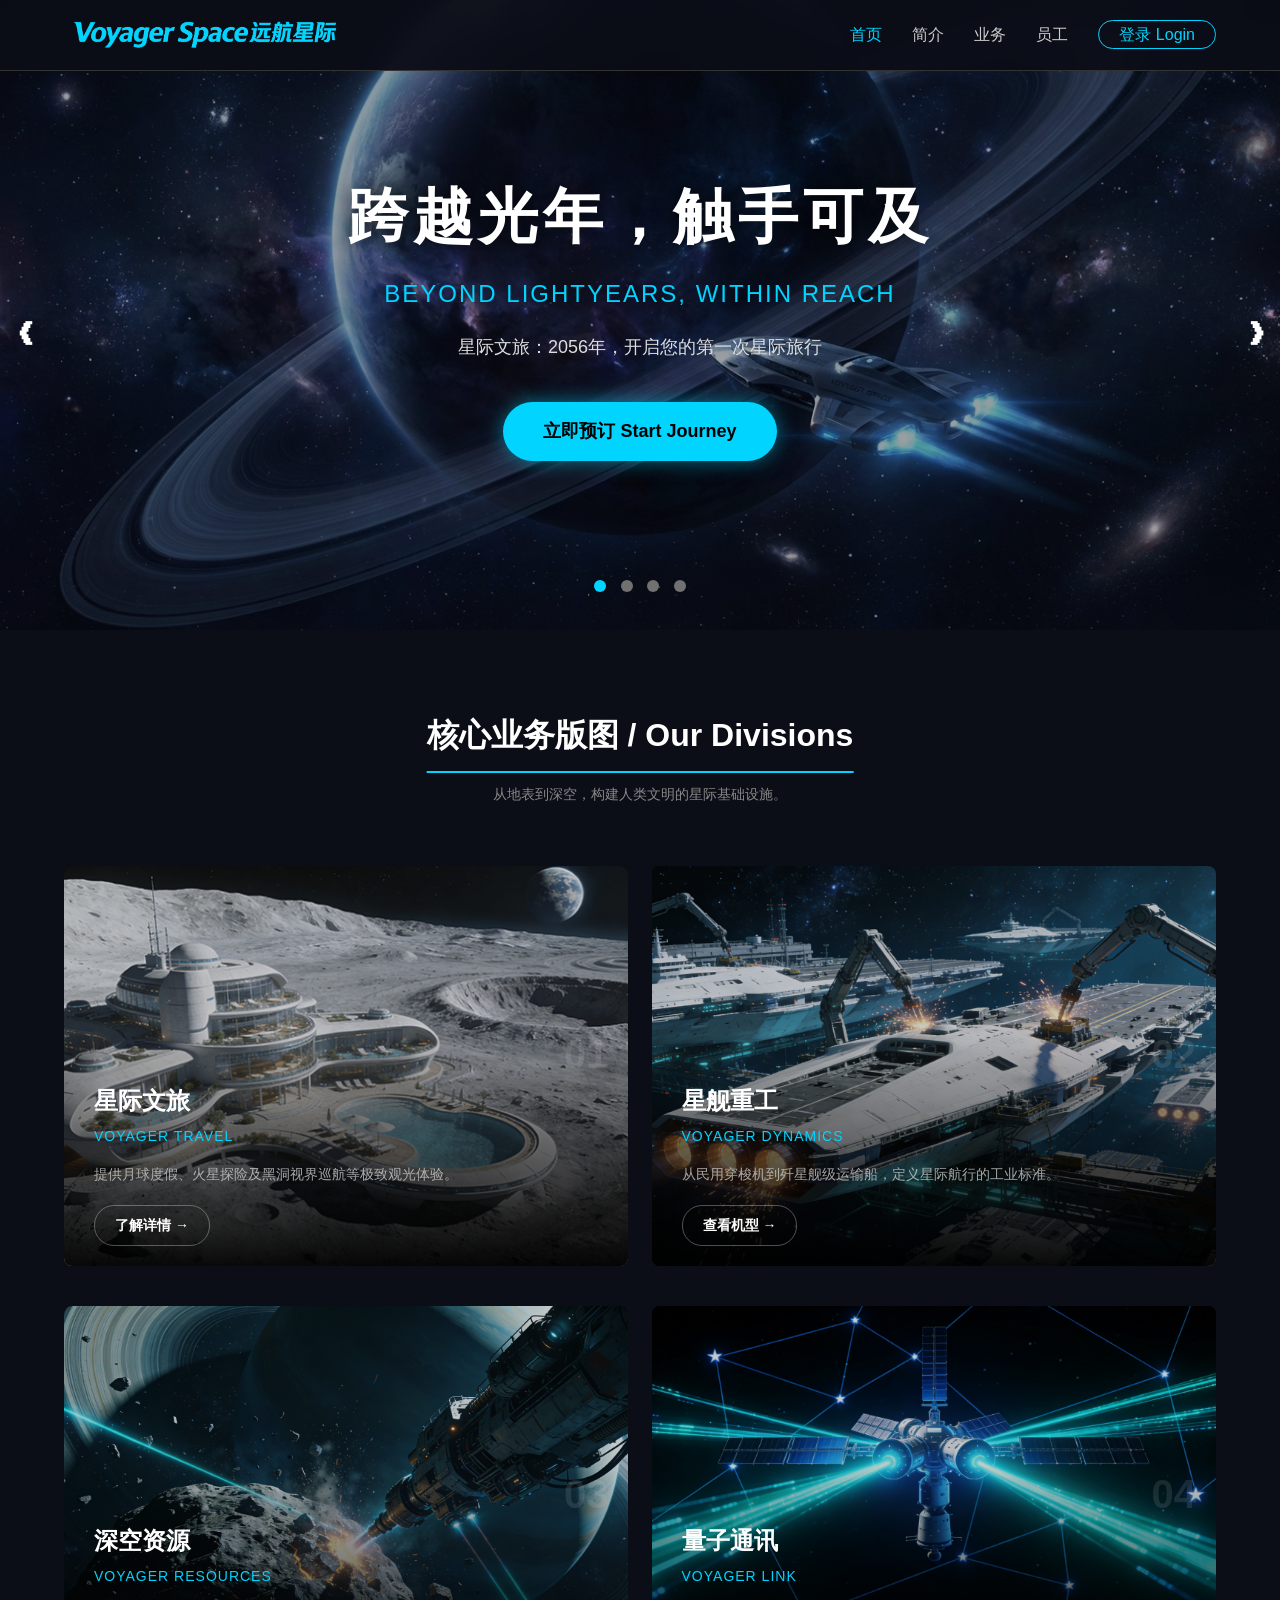
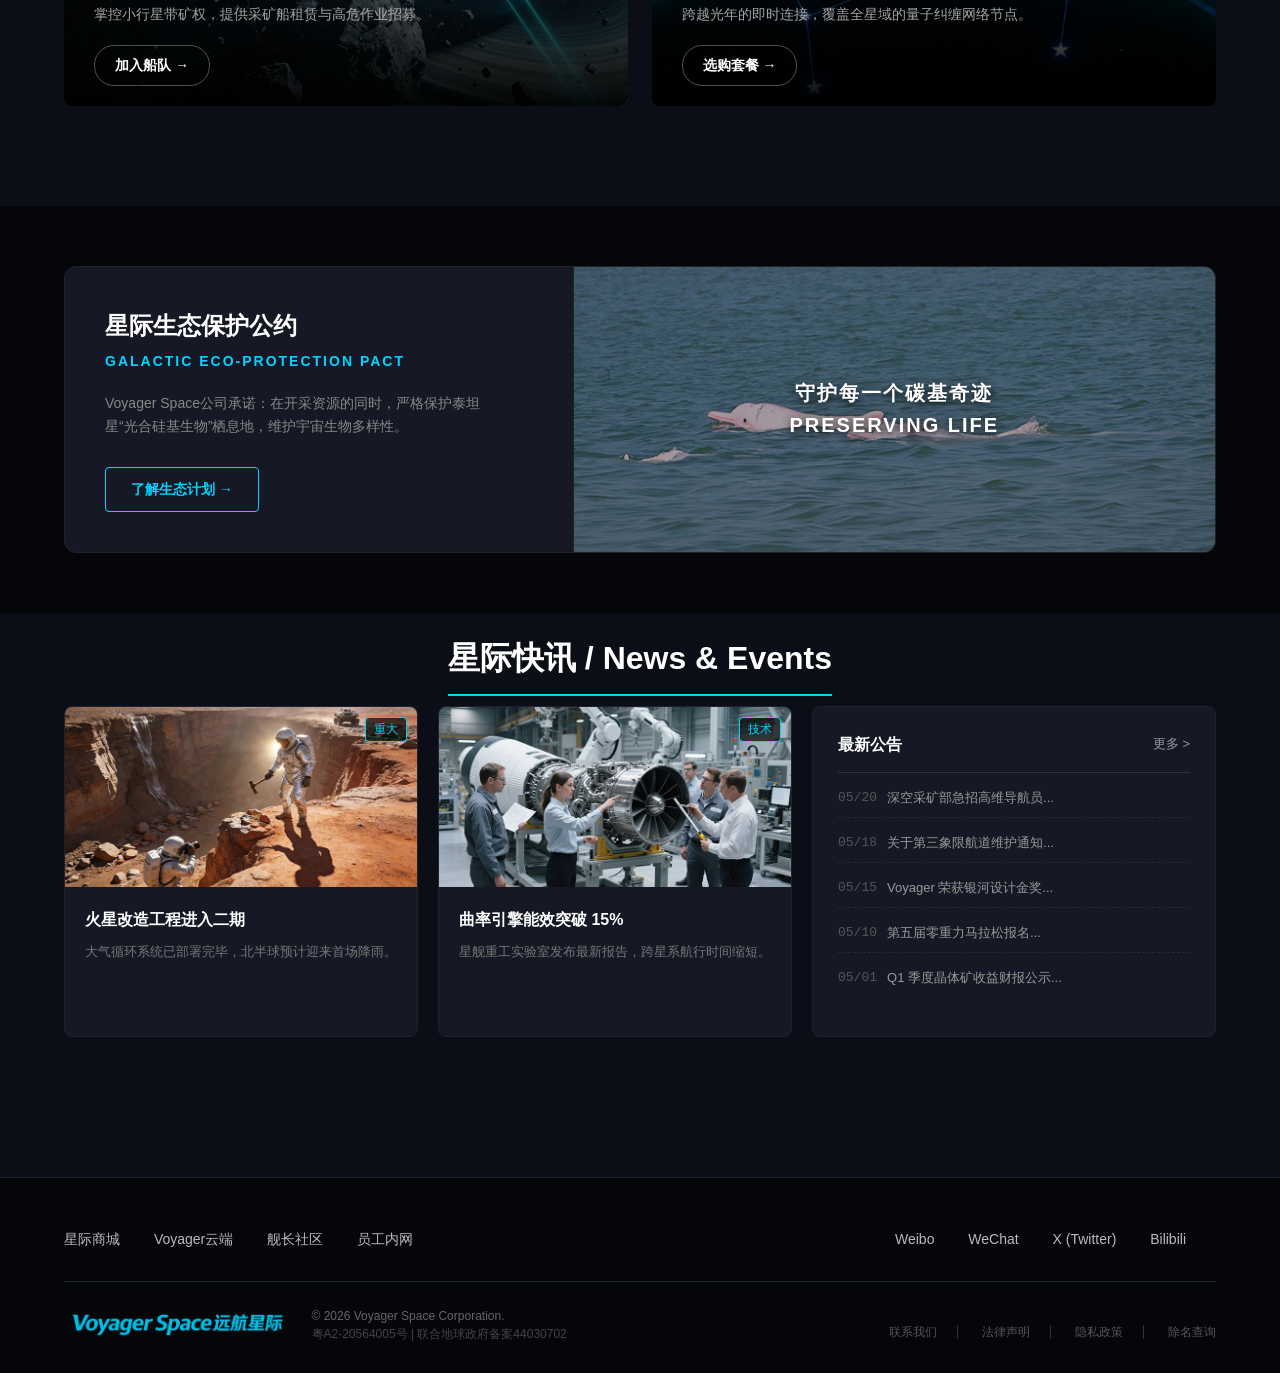
<file: index.html>
<!DOCTYPE html>
<html lang="zh-CN">

<head>
    <meta charset="UTF-8">
    <meta name="viewport" content="width=device-width, initial-scale=1.0">
    <title>远航星际 Voyager Space - 跨越光年</title>
    <link rel="stylesheet" href="css/style.css">
</head>

<body>

    <header>
        <div class="container">
            <div class="logo">
                <a href="index.html">
                    <img src="images/logo2.png" alt="Logo">
                </a>
            </div>

            <nav>
                <ul>
                    <li><a href="index.html" class="active">首页</a></li>

                    <li class="dropdown-item">
                        <a href="intro.html">简介</a>
                        <div class="dropdown-box">
                            <a href="intro.html">公司简介</a>
                            <a href="intro.html#milestones">发展历程</a>
                            <a href="intro.html#leadership">管理团队</a>
                            <a href="intro.html#locations">公司据点</a>
                        </div>
                    </li>

                    <li class="dropdown-item">
                        <a href="product.html">业务</a>
                        <div class="dropdown-box">
                            <a href="product.html#travel">星际文旅</a>
                            <a href="product.html#dynamics">星舰重工</a>
                            <a href="product.html#resources">深空资源</a>
                            <a href="product.html#link">量子通讯</a>
                        </div>
                    </li>

                    <li class="dropdown-item">
                        <a href="other.html">员工</a>
                        <div class="dropdown-box">
                            <a href="other.html#development">人才发展</a>
                            <a href="other.html#facilities">设施环境</a>
                            <a href="other.html#culture">Voyager 文化</a>
                        </div>
                    </li>

                    <li><a href="login.html" class="btn-login">登录 Login</a></li>
                </ul>
            </nav>
        </div>
    </header>

    <section class="banner">
        <div class="slider-container">
            <div class="slide active">
                <div class="banner-content">
                    <h1>跨越光年，触手可及</h1>
                    <h2>BEYOND LIGHTYEARS, WITHIN REACH</h2>
                    <p>星际文旅：2056年，开启您的第一次星际旅行</p>
                    <a href="product.html" class="cta-btn">立即预订 Start Journey</a>
                </div>
                <div class="banner-bg">
                    <img src="images/bk1.png" alt="Travel">
                </div>
            </div>

            <div class="slide">
                <div class="banner-content">
                    <h1>铸造非凡，驰骋深空</h1>
                    <h2>FORGING EXCELLENCE, RIDING THE DEEP</h2>
                    <p>星舰重工：民用穿梭机与重型运输舰的终极选择</p>
                    <a href="product.html" class="cta-btn">选购飞船 Buy Starship</a>
                </div>
                <div class="banner-bg">
                    <img src="images/bk2.png" alt="Dynamics">
                </div>
            </div>

            <div class="slide">
                <div class="banner-content">
                    <h1>攫取星辰，赋能未来</h1>
                    <h2>GRASPING STARS, EMPOWERING FUTURE</h2>
                    <p>深空资源：加入小行星采矿队，掌握宇宙命脉</p>
                    <a href="other.html" class="cta-btn">加入我们 Join Mining</a>
                </div>
                <div class="banner-bg">
                    <img src="images/bk3.png" alt="Resources">
                </div>
            </div>

            <div class="slide">
                <div class="banner-content">
                    <h1>量子纠缠，天涯咫尺</h1>
                    <h2>QUANTUM ENTANGLEMENT, ZERO DISTANCE</h2>
                    <p>量子通讯：全星域无延迟覆盖，连接你我</p>
                    <a href="product.html" class="cta-btn">办理套餐 Get Link</a>
                </div>
                <div class="banner-bg">
                    <img src="images/bk4.png" alt="Link">
                </div>
            </div>
        </div>

        <a class="prev" onclick="changeSlide(-1)">&#10094;</a>
        <a class="next" onclick="changeSlide(1)">&#10095;</a>

        <div class="dots-container">
            <span class="dot active" onclick="currentSlide(1)"></span>
            <span class="dot" onclick="currentSlide(2)"></span>
            <span class="dot" onclick="currentSlide(3)"></span>
            <span class="dot" onclick="currentSlide(4)"></span>
        </div>
    </section>

    <section class="features">
        <div class="container">

            <h2 class="section-title">核心业务版图 / Our Divisions</h2>
            <p class="section-subtitle">从地表到深空，构建人类文明的星际基础设施。</p>

            <div class="division-grid">

                <a href="product.html#travel" class="t-card">
                    <div class="t-bg">
                        <img src="images/moon.png" alt="Travel">
                    </div>
                    <div class="t-content">
                        <span class="t-num">01</span>
                        <h3>星际文旅</h3>
                        <p>Voyager Travel</p>
                        <div class="t-desc">提供月球度假、火星探险及黑洞视界巡航等极致观光体验。</div>
                        <span class="t-arrow">了解详情 &rarr;</span>
                    </div>
                </a>

                <a href="product.html#dynamics" class="t-card">
                    <div class="t-bg">
                        <img src="images/bk2.png" alt="Dynamics">
                    </div>
                    <div class="t-content">
                        <span class="t-num">02</span>
                        <h3>星舰重工</h3>
                        <p>Voyager Dynamics</p>
                        <div class="t-desc">从民用穿梭机到歼星舰级运输船，定义星际航行的工业标准。</div>
                        <span class="t-arrow">查看机型 &rarr;</span>
                    </div>
                </a>

                <a href="product.html#resources" class="t-card">
                    <div class="t-bg">
                        <img src="images/bk3.png" alt="Resources">
                    </div>
                    <div class="t-content">
                        <span class="t-num">03</span>
                        <h3>深空资源</h3>
                        <p>Voyager Resources</p>
                        <div class="t-desc">掌控小行星带矿权，提供采矿船租赁与高危作业招募。</div>
                        <span class="t-arrow">加入船队 &rarr;</span>
                    </div>
                </a>

                <a href="product.html#link" class="t-card">
                    <div class="t-bg">
                        <img src="images/bk4.png" alt="Link">
                    </div>
                    <div class="t-content">
                        <span class="t-num">04</span>
                        <h3>量子通讯</h3>
                        <p>Voyager Link</p>
                        <div class="t-desc">跨越光年的即时连接，覆盖全星域的量子纠缠网络节点。</div>
                        <span class="t-arrow">选购套餐 &rarr;</span>
                    </div>
                </a>

            </div>
        </div>
    </section>

    <section class="eco-section-new">
        <div class="container">
            <div class="eco-wrapper">
                
                <div class="eco-info">
                    <h2>星际生态保护公约</h2>
                    <h3>Galactic Eco-Protection Pact</h3>
                    <p>Voyager Space公司承诺：在开采资源的同时，严格保护泰坦星“光合硅基生物”栖息地，维护宇宙生物多样性。</p>
                    <a href="#" class="eco-btn-new">了解生态计划 &rarr;</a>
                </div>

                <div class="eco-visual">
                    <div class="eco-visual-text">
                        <span>守护每一个碳基奇迹</span>
                        <br>PRESERVING LIFE
                    </div>
                    <img src="images/white-dolphin.png" alt="Eco Image" class="eco-bg-img">
                </div>

            </div>
        </div>
    </section>

    <section class="news-section">
        <div class="container">
            <h2 class="section-title">星际快讯 / News & Events</h2>
            <div class="news-grid-3">
                
                <div class="news-card-v2">
                    <div class="nc-img">
                        <img src="images/mars.png" alt="News 1">
                        <span class="nc-tag">重大</span>
                    </div>
                    <div class="nc-text">
                        <h4>火星改造工程进入二期</h4>
                        <p>大气循环系统已部署完毕，北半球预计迎来首场降雨。</p>
                    </div>
                </div>

                <div class="news-card-v2">
                    <div class="nc-img">
                        <img src="images/event1.png" alt="News 2">
                        <span class="nc-tag">技术</span>
                    </div>
                    <div class="nc-text">
                        <h4>曲率引擎能效突破 15%</h4>
                        <p>星舰重工实验室发布最新报告，跨星系航行时间缩短。</p>
                    </div>
                </div>

                <div class="news-list-box-v2">
                    <div class="list-head">
                        <h3>最新公告</h3>
                        <a href="#">更多 ></a>
                    </div>
                    <ul>
                        <li>
                            <a href="#">
                                <span class="date">05/20</span>
                                <span class="title">深空采矿部急招高维导航员...</span>
                            </a>
                        </li>
                        <li>
                            <a href="#">
                                <span class="date">05/18</span>
                                <span class="title">关于第三象限航道维护通知...</span>
                            </a>
                        </li>
                        <li>
                            <a href="#">
                                <span class="date">05/15</span>
                                <span class="title">Voyager 荣获银河设计金奖...</span>
                            </a>
                        </li>
                        <li>
                            <a href="#">
                                <span class="date">05/10</span>
                                <span class="title">第五届零重力马拉松报名...</span>
                            </a>
                        </li>
                        <li>
                            <a href="#">
                                <span class="date">05/01</span>
                                <span class="title">Q1 季度晶体矿收益财报公示...</span>
                            </a>
                        </li>
                    </ul>
                </div>

            </div>
        </div>
    </section>


    <footer>
        <div class="container">

            <div class="footer-top">
                <div class="footer-links">
                    <a href="product.html">星际商城</a>
                    <a href="intro.html">Voyager云端</a>
                    <a href="other.html">舰长社区</a>
                    <a href="login.html">员工内网</a>
                </div>

                <div class="footer-social">
                    <a href="#" class="social-item">Weibo</a>
                    <a href="#" class="social-item">WeChat</a>
                    <a href="#" class="social-item">X (Twitter)</a>
                    <a href="#" class="social-item">Bilibili</a>
                </div>
            </div>

            <div class="footer-divider"></div>

            <div class="footer-bottom">
                <div class="footer-copyright">
                    <img src="images/logo2.png" alt="Voyager Logo" class="footer-logo-small">

                    <div class="copyright-text">
                        <p>&copy; 2026 Voyager Space Corporation.</p>
                        <p class="license-code">粤A2-20564005号 | 联合地球政府备案44030702</p>
                    </div>
                </div>

                <div class="footer-legal">
                    <a href="#">联系我们</a>
                    <a href="#">法律声明</a>
                    <a href="#">隐私政策</a>
                    <a href="#">除名查询</a>
                </div>
            </div>

        </div>
    </footer>

    <script src="js/main.js"></script>
</body>

</html>
</file>
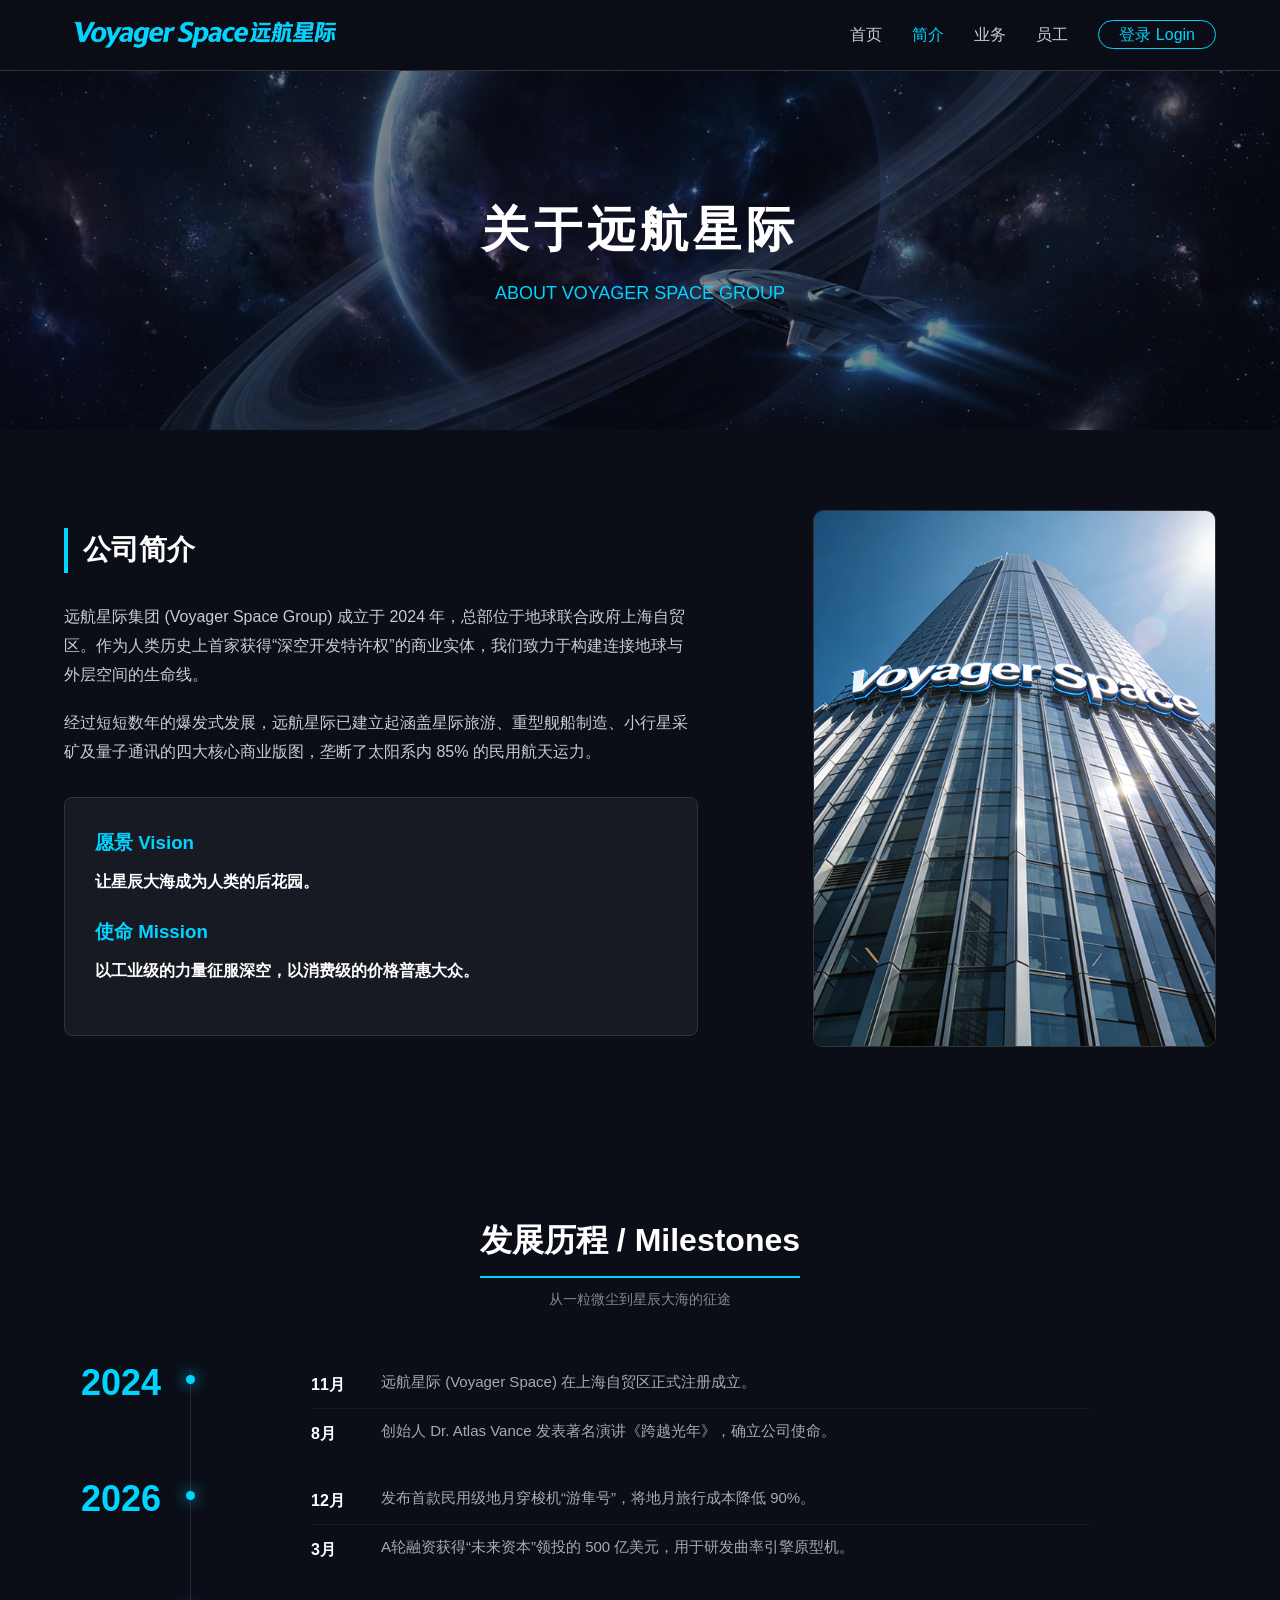
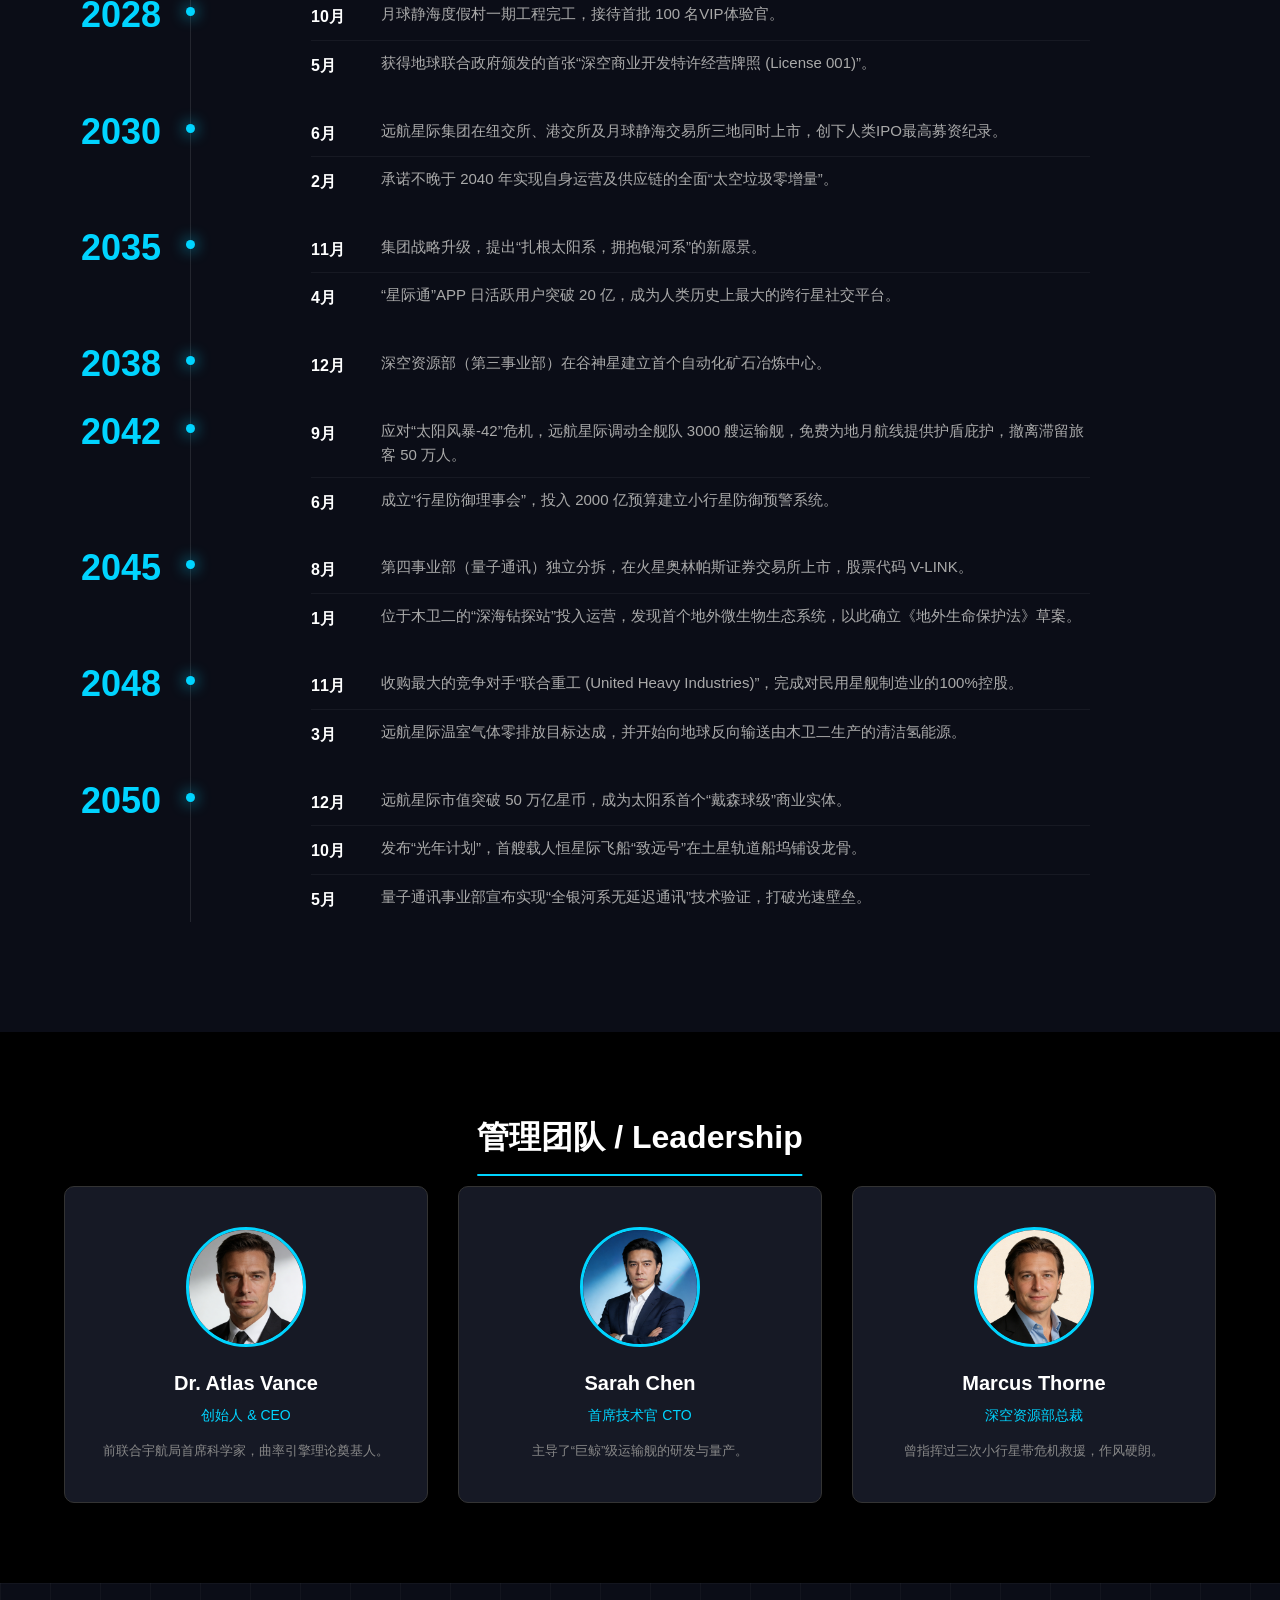
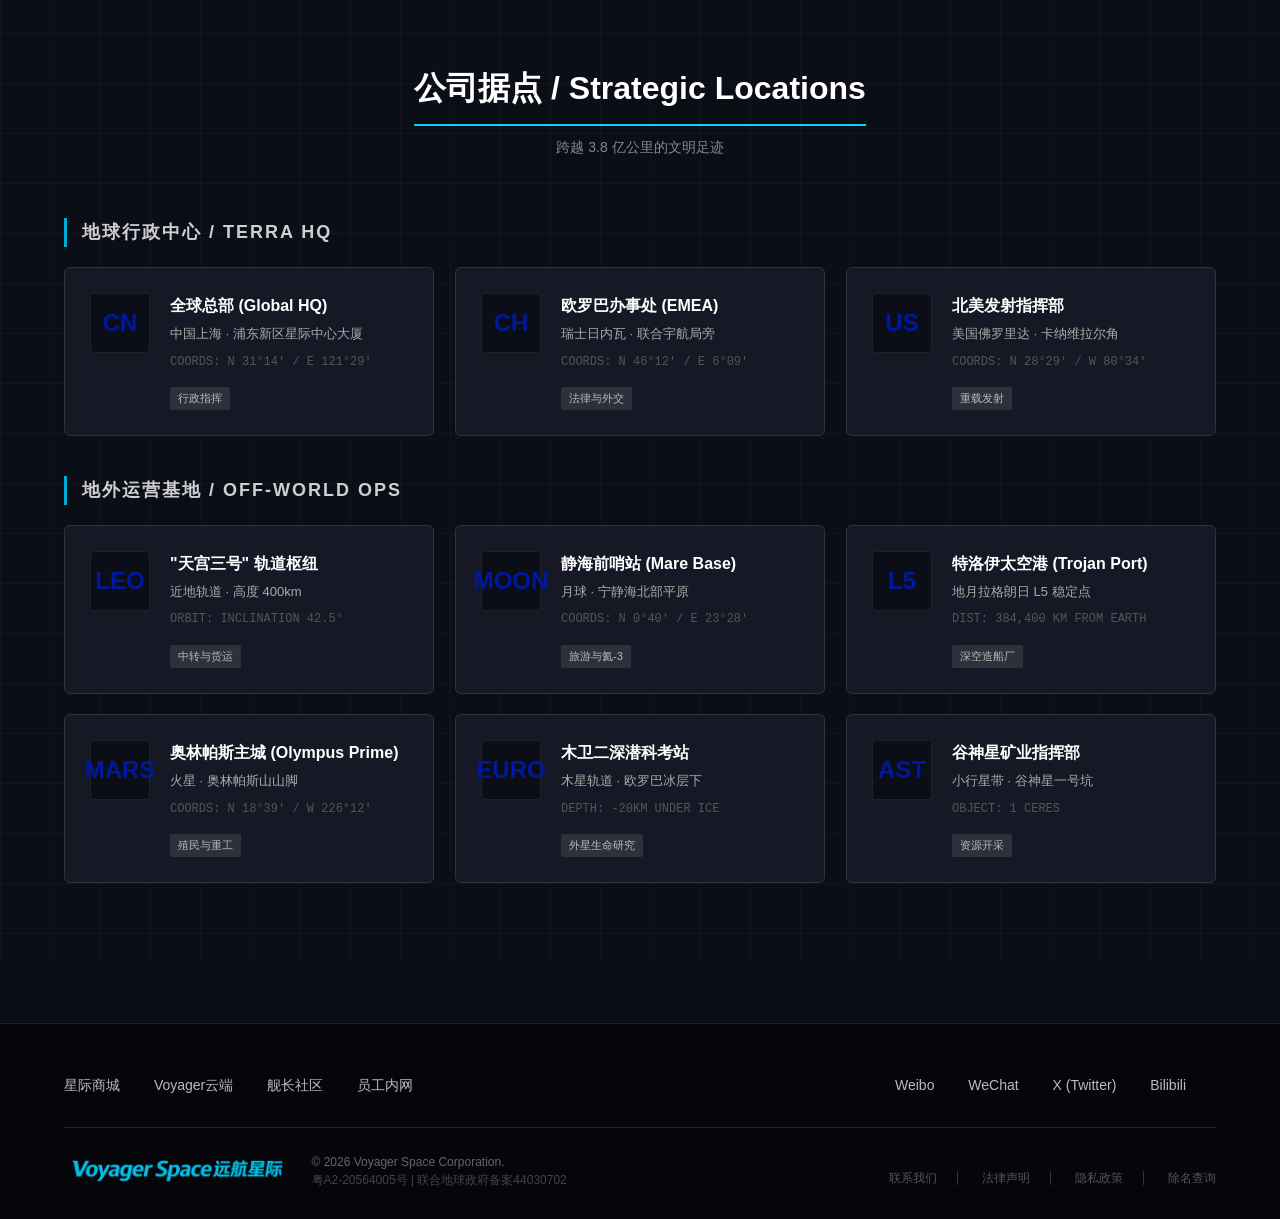
<file: intro.html>
<!DOCTYPE html>
<html lang="zh-CN">

<head>
    <meta charset="UTF-8">
    <meta name="viewport" content="width=device-width, initial-scale=1.0">
    <title>关于我们 - 远航星际 Voyager Space</title>
    <link rel="stylesheet" href="css/style.css">
    <link rel="stylesheet" href="css/intro.css">
</head>

<body>

    <header>
        <div class="container">
            <div class="logo">
                <a href="index.html">
                    <img src="images/logo2.png" alt="Logo">
                </a>
            </div>
            <nav>
                <ul>
                    <nav>
                        <ul>
                            <li><a href="index.html">首页</a></li>

                            <li class="dropdown-item">
                                <a href="intro.html" class="active">简介</a>
                                <div class="dropdown-box">
                                    <a href="intro.html">公司简介</a>
                                    <a href="intro.html#milestones">发展历程</a>
                                    <a href="intro.html#leadership">管理团队</a>
                                    <a href="intro.html#locations">公司据点</a>
                                </div>
                            </li>

                            <li class="dropdown-item">
                                <a href="product.html">业务</a>
                                <div class="dropdown-box">
                                    <a href="product.html#travel">星际文旅</a>
                                    <a href="product.html#dynamics">星舰重工</a>
                                    <a href="product.html#resources">深空资源</a>
                                    <a href="product.html#link">量子通讯</a>
                                </div>
                            </li>

                            <li class="dropdown-item">
                                <a href="other.html">员工</a>
                                <div class="dropdown-box">
                                    <a href="other.html#development">人才发展</a>
                                    <a href="other.html#facilities">设施环境</a>
                                    <a href="other.html#culture">Voyager 文化</a>
                                </div>
                            </li>

                            <li><a href="login.html" class="btn-login">登录 Login</a></li>
                        </ul>
                    </nav>
                </ul>
            </nav>
        </div>
    </header>

    <div class="page-banner">
        <div class="page-banner-bg">
            <img src="images/bk1.png" alt="About Us">
        </div>
        <div class="page-banner-content">
            <h1>关于远航星际</h1>
            <p>About Voyager Space Group</p>
        </div>
    </div>

    <section class="intro-block">
        <div class="container">
            <div class="intro-grid">
                <div class="intro-text">
                    <h2 class="block-title">公司简介</h2>
                    <p>远航星际集团 (Voyager Space Group) 成立于 2024
                        年，总部位于地球联合政府上海自贸区。作为人类历史上首家获得“深空开发特许权”的商业实体，我们致力于构建连接地球与外层空间的生命线。</p>
                    <p>经过短短数年的爆发式发展，远航星际已建立起涵盖星际旅游、重型舰船制造、小行星采矿及量子通讯的四大核心商业版图，垄断了太阳系内 85% 的民用航天运力。</p>

                    <div class="mission-box">
                        <h3>愿景 Vision</h3>
                        <p>让星辰大海成为人类的后花园。</p>
                        <h3>使命 Mission</h3>
                        <p>以工业级的力量征服深空，以消费级的价格普惠大众。</p>
                    </div>
                </div>
                <div class="intro-img">
                    <img src="images/intro-bk1.png" alt="HQ">
                </div>
            </div>
        </div>
    </section>

    <section class="history-block" id="milestones">
        <div class="container">
            <h2 class="section-title">发展历程 / Milestones</h2>
            <p class="section-subtitle">从一粒微尘到星辰大海的征途</p>

            <div class="timeline">

                <div class="timeline-group">
                    <span class="year-label">2024</span>
                    <div class="timeline-item">
                        <span class="month">11月</span>
                        <p>远航星际 (Voyager Space) 在上海自贸区正式注册成立。</p>
                    </div>
                    <div class="timeline-item">
                        <span class="month">8月</span>
                        <p>创始人 Dr. Atlas Vance 发表著名演讲《跨越光年》，确立公司使命。</p>
                    </div>
                </div>

                <div class="timeline-group">
                    <span class="year-label">2026</span>
                    <div class="timeline-item">
                        <span class="month">12月</span>
                        <p>发布首款民用级地月穿梭机“游隼号”，将地月旅行成本降低 90%。</p>
                    </div>
                    <div class="timeline-item">
                        <span class="month">3月</span>
                        <p>A轮融资获得“未来资本”领投的 500 亿美元，用于研发曲率引擎原型机。</p>
                    </div>
                </div>

                <div class="timeline-group">
                    <span class="year-label">2028</span>
                    <div class="timeline-item">
                        <span class="month">10月</span>
                        <p>月球静海度假村一期工程完工，接待首批 100 名VIP体验官。</p>
                    </div>
                    <div class="timeline-item">
                        <span class="month">5月</span>
                        <p>获得地球联合政府颁发的首张“深空商业开发特许经营牌照 (License 001)”。</p>
                    </div>
                </div>

                <div class="timeline-group">
                    <span class="year-label">2030</span>
                    <div class="timeline-item">
                        <span class="month">6月</span>
                        <p>远航星际集团在纽交所、港交所及月球静海交易所三地同时上市，创下人类IPO最高募资纪录。</p>
                    </div>
                    <div class="timeline-item">
                        <span class="month">2月</span>
                        <p>承诺不晚于 2040 年实现自身运营及供应链的全面“太空垃圾零增量”。</p>
                    </div>
                </div>

                <div class="timeline-group">
                    <span class="year-label">2035</span>
                    <div class="timeline-item">
                        <span class="month">11月</span>
                        <p>集团战略升级，提出“扎根太阳系，拥抱银河系”的新愿景。</p>
                    </div>
                    <div class="timeline-item">
                        <span class="month">4月</span>
                        <p>“星际通”APP 日活跃用户突破 20 亿，成为人类历史上最大的跨行星社交平台。</p>
                    </div>
                </div>

                <div class="timeline-group">
                    <span class="year-label">2038</span>
                    <div class="timeline-item">
                        <span class="month">12月</span>
                        <p>深空资源部（第三事业部）在谷神星建立首个自动化矿石冶炼中心。</p>
                    </div>
                </div>

                <div class="timeline-group">
                    <span class="year-label">2042</span>
                    <div class="timeline-item">
                        <span class="month">9月</span>
                        <p>应对“太阳风暴-42”危机，远航星际调动全舰队 3000 艘运输舰，免费为地月航线提供护盾庇护，撤离滞留旅客 50 万人。</p>
                    </div>
                    <div class="timeline-item">
                        <span class="month">6月</span>
                        <p>成立“行星防御理事会”，投入 2000 亿预算建立小行星防御预警系统。</p>
                    </div>
                </div>

                <div class="timeline-group">
                    <span class="year-label">2045</span>
                    <div class="timeline-item">
                        <span class="month">8月</span>
                        <p>第四事业部（量子通讯）独立分拆，在火星奥林帕斯证券交易所上市，股票代码 V-LINK。</p>
                    </div>
                    <div class="timeline-item">
                        <span class="month">1月</span>
                        <p>位于木卫二的“深海钻探站”投入运营，发现首个地外微生物生态系统，以此确立《地外生命保护法》草案。</p>
                    </div>
                </div>

                <div class="timeline-group">
                    <span class="year-label">2048</span>
                    <div class="timeline-item">
                        <span class="month">11月</span>
                        <p>收购最大的竞争对手“联合重工 (United Heavy Industries)”，完成对民用星舰制造业的100%控股。</p>
                    </div>
                    <div class="timeline-item">
                        <span class="month">3月</span>
                        <p>远航星际温室气体零排放目标达成，并开始向地球反向输送由木卫二生产的清洁氢能源。</p>
                    </div>
                </div>

                <div class="timeline-group">
                    <span class="year-label">2050</span>
                    <div class="timeline-item">
                        <span class="month">12月</span>
                        <p>远航星际市值突破 50 万亿星币，成为太阳系首个“戴森球级”商业实体。</p>
                    </div>
                    <div class="timeline-item">
                        <span class="month">10月</span>
                        <p>发布“光年计划”，首艘载人恒星际飞船“致远号”在土星轨道船坞铺设龙骨。</p>
                    </div>
                    <div class="timeline-item">
                        <span class="month">5月</span>
                        <p>量子通讯事业部宣布实现“全银河系无延迟通讯”技术验证，打破光速壁垒。</p>
                    </div>
                </div>

            </div>
        </div>
    </section>

    <section class="team-block" id="leadership">
        <div class="container">
            <h2 class="section-title">管理团队 / Leadership</h2>
            <div class="team-grid">
                <div class="team-member">
                    <div class="member-img">
                        <img src="images/avator1.png" alt="CEO">
                    </div>
                    <h3>Dr. Atlas Vance</h3>
                    <span>创始人 & CEO</span>
                    <p>前联合宇航局首席科学家，曲率引擎理论奠基人。</p>
                </div>
                <div class="team-member">
                    <div class="member-img">
                        <img src="images/avator3.png" alt="CTO">
                    </div>
                    <h3>Sarah Chen</h3>
                    <span>首席技术官 CTO</span>
                    <p>主导了“巨鲸”级运输舰的研发与量产。</p>
                </div>
                <div class="team-member">
                    <div class="member-img">
                        <img src="images/avator2.png" alt="COO">
                    </div>
                    <h3>Marcus Thorne</h3>
                    <span>深空资源部总裁</span>
                    <p>曾指挥过三次小行星带危机救援，作风硬朗。</p>
                </div>
            </div>
        </div>
    </section>

    <section class="location-block" id="locations">
        <div class="container">
            <h2 class="section-title">公司据点 / Strategic Locations</h2>
            <p class="section-subtitle">跨越 3.8 亿公里的文明足迹</p>

            <div class="loc-category">
                <h3 class="cat-title">地球行政中心 / TERRA HQ</h3>
                <div class="loc-grid">

                    <div class="loc-card">
                        <div class="loc-icon">CN</div>
                        <div class="loc-info">
                            <h4>全球总部 (Global HQ)</h4>
                            <p class="loc-addr">中国上海 · 浦东新区星际中心大厦</p>
                            <p class="loc-coord">COORDS: N 31°14' / E 121°29'</p>
                            <span class="loc-tag">行政指挥</span>
                        </div>
                    </div>

                    <div class="loc-card">
                        <div class="loc-icon">CH</div>
                        <div class="loc-info">
                            <h4>欧罗巴办事处 (EMEA)</h4>
                            <p class="loc-addr">瑞士日内瓦 · 联合宇航局旁</p>
                            <p class="loc-coord">COORDS: N 46°12' / E 6°09'</p>
                            <span class="loc-tag">法律与外交</span>
                        </div>
                    </div>

                    <div class="loc-card">
                        <div class="loc-icon">US</div>
                        <div class="loc-info">
                            <h4>北美发射指挥部</h4>
                            <p class="loc-addr">美国佛罗里达 · 卡纳维拉尔角</p>
                            <p class="loc-coord">COORDS: N 28°29' / W 80°34'</p>
                            <span class="loc-tag">重载发射</span>
                        </div>
                    </div>

                </div>
            </div>

            <div class="loc-category">
                <h3 class="cat-title">地外运营基地 / OFF-WORLD OPS</h3>
                <div class="loc-grid">

                    <div class="loc-card sci-fi">
                        <div class="loc-icon">LEO</div>
                        <div class="loc-info">
                            <h4>"天宫三号" 轨道枢纽</h4>
                            <p class="loc-addr">近地轨道 · 高度 400km</p>
                            <p class="loc-coord">ORBIT: Inclination 42.5°</p>
                            <span class="loc-tag">中转与货运</span>
                        </div>
                    </div>

                    <div class="loc-card sci-fi">
                        <div class="loc-icon">MOON</div>
                        <div class="loc-info">
                            <h4>静海前哨站 (Mare Base)</h4>
                            <p class="loc-addr">月球 · 宁静海北部平原</p>
                            <p class="loc-coord">COORDS: N 0°40' / E 23°28'</p>
                            <span class="loc-tag">旅游与氦-3</span>
                        </div>
                    </div>

                    <div class="loc-card sci-fi">
                        <div class="loc-icon">L5</div>
                        <div class="loc-info">
                            <h4>特洛伊太空港 (Trojan Port)</h4>
                            <p class="loc-addr">地月拉格朗日 L5 稳定点</p>
                            <p class="loc-coord">DIST: 384,400 km from Earth</p>
                            <span class="loc-tag">深空造船厂</span>
                        </div>
                    </div>

                    <div class="loc-card sci-fi">
                        <div class="loc-icon">MARS</div>
                        <div class="loc-info">
                            <h4>奥林帕斯主城 (Olympus Prime)</h4>
                            <p class="loc-addr">火星 · 奥林帕斯山山脚</p>
                            <p class="loc-coord">COORDS: N 18°39' / W 226°12'</p>
                            <span class="loc-tag">殖民与重工</span>
                        </div>
                    </div>

                    <div class="loc-card sci-fi">
                        <div class="loc-icon">EURO</div>
                        <div class="loc-info">
                            <h4>木卫二深潜科考站</h4>
                            <p class="loc-addr">木星轨道 · 欧罗巴冰层下</p>
                            <p class="loc-coord">DEPTH: -20km Under Ice</p>
                            <span class="loc-tag">外星生命研究</span>
                        </div>
                    </div>

                    <div class="loc-card sci-fi">
                        <div class="loc-icon">AST</div>
                        <div class="loc-info">
                            <h4>谷神星矿业指挥部</h4>
                            <p class="loc-addr">小行星带 · 谷神星一号坑</p>
                            <p class="loc-coord">OBJECT: 1 Ceres</p>
                            <span class="loc-tag">资源开采</span>
                        </div>
                    </div>

                </div>
            </div>

        </div>
    </section>

<footer>
    <div class="container">
        
        <div class="footer-top">
            <div class="footer-links">
                <a href="product.html">星际商城</a>
                <a href="intro.html">Voyager云端</a>
                <a href="other.html">舰长社区</a>
                <a href="login.html">员工内网</a>
            </div>
            
            <div class="footer-social">
                <a href="#" class="social-item">Weibo</a>
                <a href="#" class="social-item">WeChat</a>
                <a href="#" class="social-item">X (Twitter)</a>
                <a href="#" class="social-item">Bilibili</a>
            </div>
        </div>

        <div class="footer-divider"></div>

        <div class="footer-bottom">
            <div class="footer-copyright">
                <img src="images/logo2.png" alt="Voyager Logo" class="footer-logo-small">
                
                <div class="copyright-text">
                    <p>&copy; 2026 Voyager Space Corporation.</p>
                    <p class="license-code">粤A2-20564005号 | 联合地球政府备案44030702</p>
                </div>
            </div>

            <div class="footer-legal">
                <a href="#">联系我们</a>
                <a href="#">法律声明</a>
                <a href="#">隐私政策</a>
                <a href="#">除名查询</a>
            </div>
        </div>

    </div>
</footer>

    <script src="js/main.js"></script>
</body>

</html>
</file>
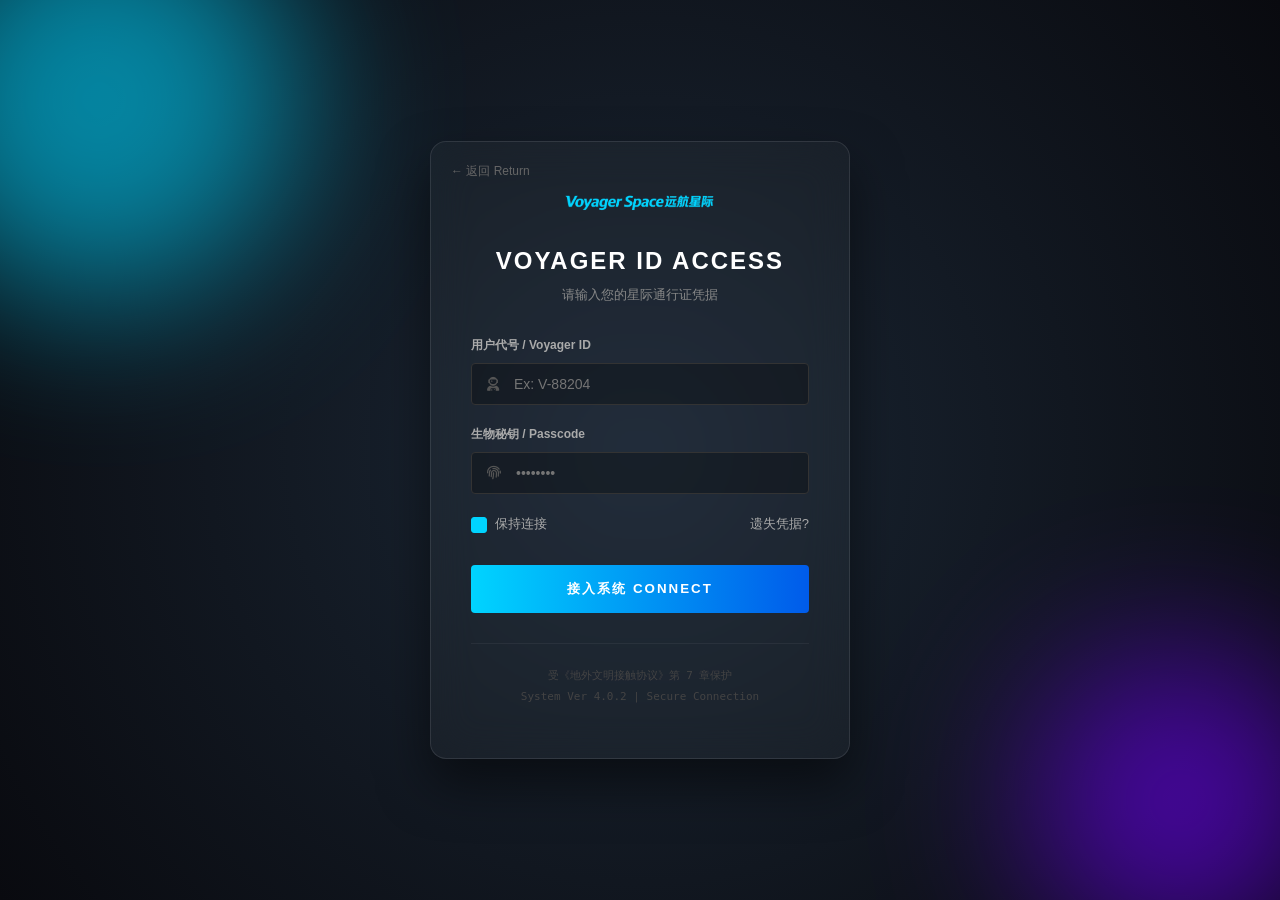
<file: login.html>
<!DOCTYPE html>
<html lang="zh-CN">

<head>
    <meta charset="UTF-8">
    <meta name="viewport" content="width=device-width, initial-scale=1.0">
    <title>身份验证 - Voyager Space System</title>
    <link rel="stylesheet" href="css/style.css">
    <link rel="stylesheet" href="css/login.css">
    <link rel="stylesheet" href="https://cdnjs.cloudflare.com/ajax/libs/font-awesome/6.0.0/css/all.min.css">
</head>

<body>

    <div class="login-wrapper">
        <div class="glow-orb orb-1"></div>
        <div class="glow-orb orb-2"></div>

        <div class="login-card">

            <div class="login-header">
                <a href="index.html" class="back-home">← 返回 Return</a>
                <img src="images/logo2.png" alt="Voyager Logo" class="login-logo">
                <h2>Voyager ID Access</h2>
                <p>请输入您的星际通行证凭据</p>
            </div>

            <form class="login-form">
                <div class="input-group">
                    <label>用户代号 / Voyager ID</label>
                    <div class="input-field">
                        <i class="fas fa-user-astronaut"></i>
                        <input type="text" placeholder="Ex: V-88204" required>
                    </div>
                </div>

                <div class="input-group">
                    <label>生物秘钥 / Passcode</label>
                    <div class="input-field">
                        <i class="fas fa-fingerprint"></i>
                        <input type="password" placeholder="••••••••" required>
                    </div>
                </div>

                <div class="form-options">
                    <label class="checkbox-container">
                        <input type="checkbox" checked>
                        <span class="checkmark"></span>
                        保持连接
                    </label>
                    <a href="#" class="forgot-link">遗失凭据?</a>
                </div>

                <div id="login-error" class="error-message" style="display: none;">
                    <i class="fas fa-exclamation-triangle"></i>
                    <span>
                        <strong>ACCESS DENIED / 访问被拒绝</strong><br>
                        检测到未授权的生物信号 (Level 1)<br>
                        请立即停止尝试，否则将触发安保协议。
                    </span>
                </div>

                <button type="submit" class="btn-submit">
                    <span class="btn-text">接入系统 CONNECT</span>
                    <span class="btn-glitch"></span>
                </button>
            </form>

            <div class="login-footer">
                <p>受《地外文明接触协议》第 7 章保护</p>
                <p>System Ver 4.0.2 | Secure Connection</p>
            </div>
        </div>
    </div>

    <script>
        document.querySelector('.login-form').addEventListener('submit', function (e) {
            e.preventDefault(); // 1. 阻止表单真的提交（防止刷新页面）

            const btn = document.querySelector('.btn-submit');
            const btnText = document.querySelector('.btn-text');
            const errorBox = document.getElementById('login-error');
            const card = document.querySelector('.login-card');

            // 2. 模拟加载状态 (变成“正在验证...”)
            const originalText = btnText.innerText;
            btnText.innerText = "Verifying Identity...";
            btn.style.opacity = "0.7";
            btn.style.cursor = "wait";

            // 先把之前的错误提示关掉（如果是第二次点击）
            errorBox.style.display = 'none';
            card.classList.remove('shake-animation'); // 移除震动class以便再次触发

            // 3. 延迟 1.5秒 后显示失败
            setTimeout(() => {
                // 恢复按钮状态
                btnText.innerText = originalText;
                btn.style.opacity = "1";
                btn.style.cursor = "pointer";

                // 显示红色错误框
                errorBox.style.display = 'flex';

                // 添加整个卡片的震动特效 (需要配合 CSS 中的 .shake-animation)
                card.classList.add('shake-animation');

                // 清空密码框，增加“拒绝感”
                document.querySelector('input[type="password"]').value = "";

            }, 1500);
        });
    </script>

</body>

</html>
</file>
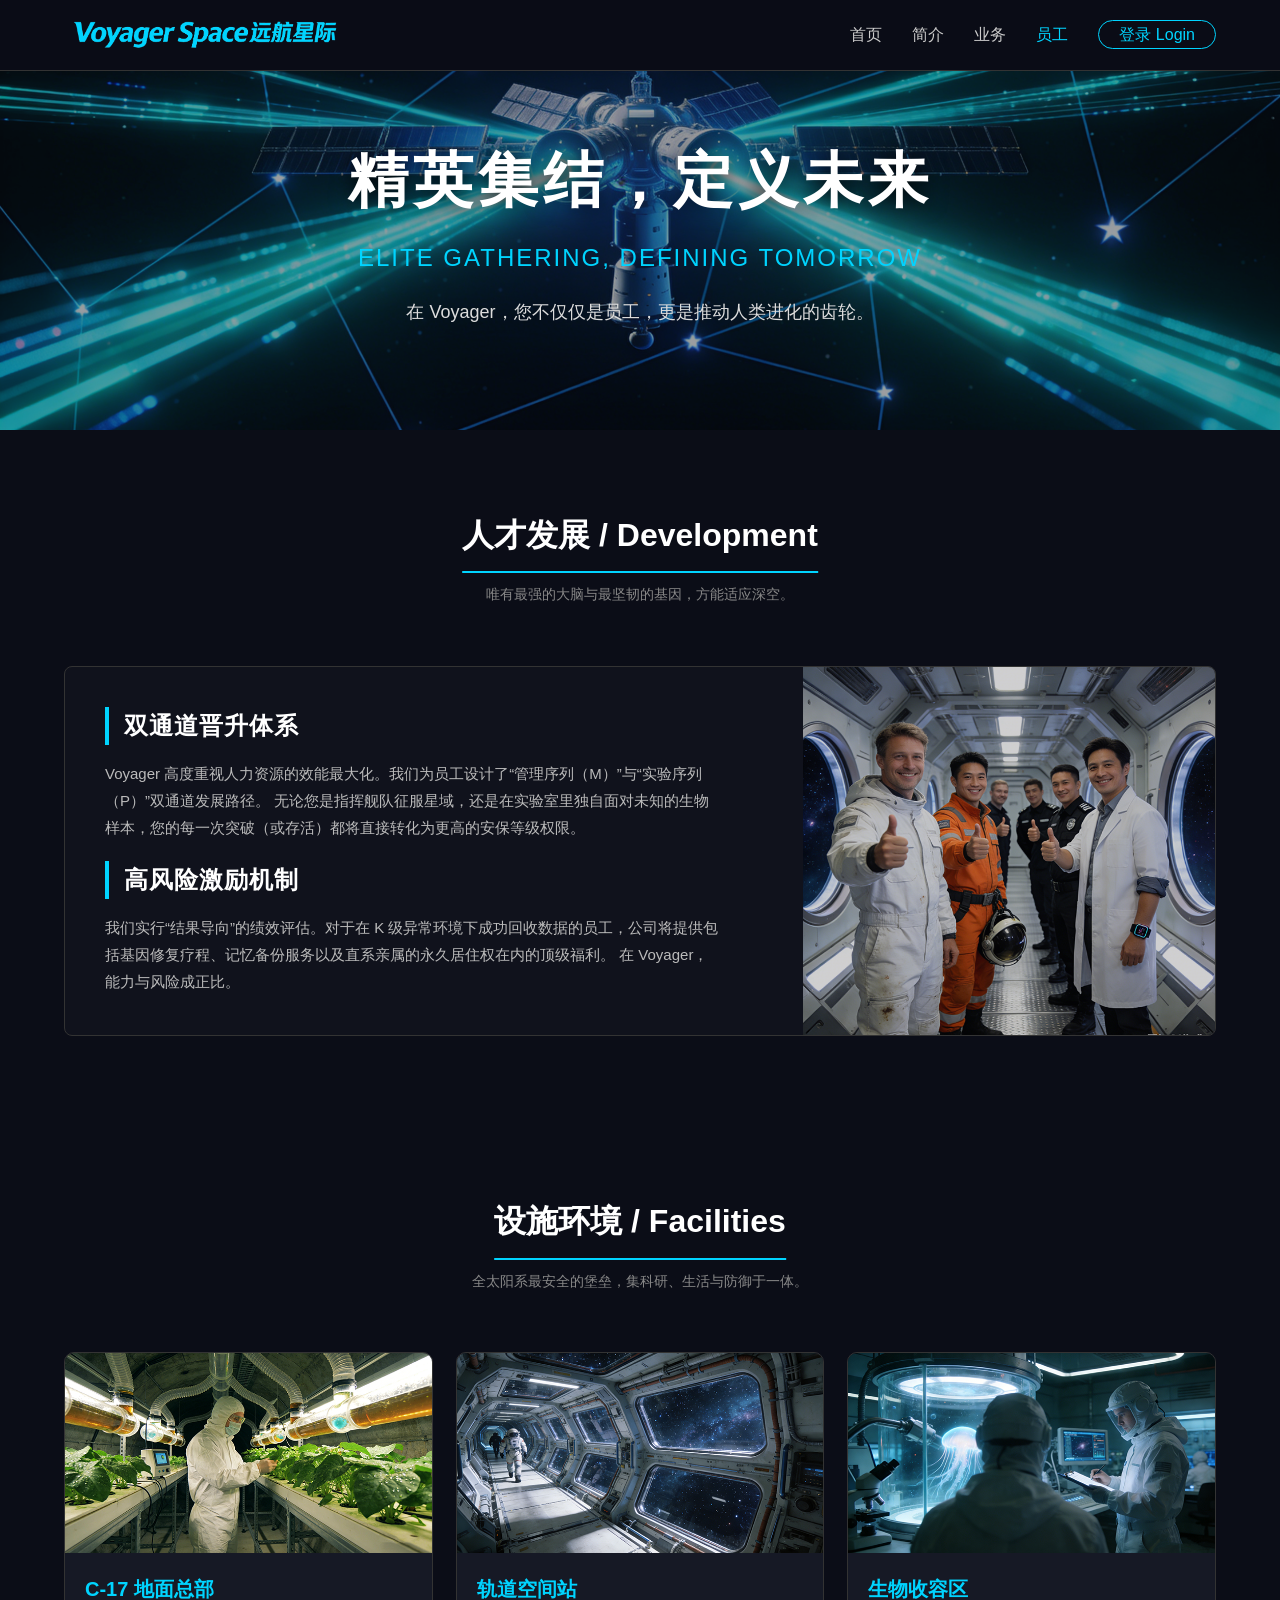
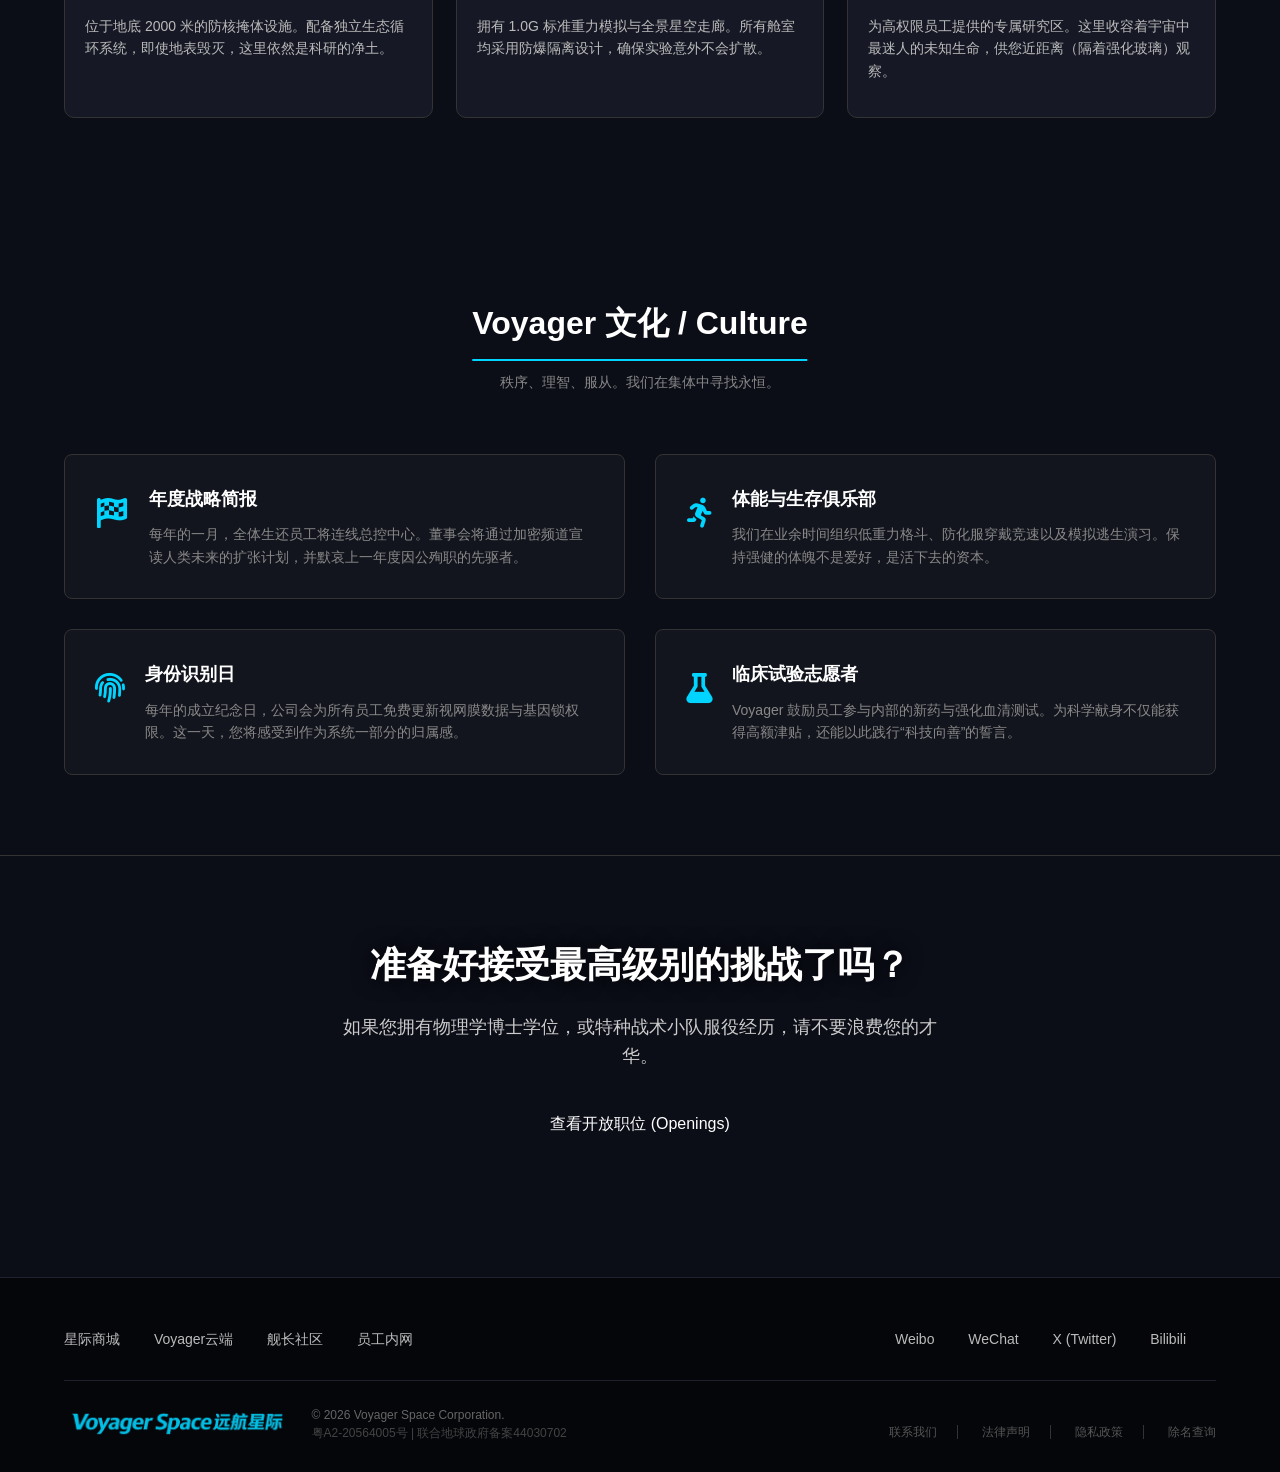
<file: other.html>
<!DOCTYPE html>
<html lang="zh-CN">

<head>
    <meta charset="UTF-8">
    <meta name="viewport" content="width=device-width, initial-scale=1.0">
    <title>人才与文化 - Voyager Space</title>
    <link rel="stylesheet" href="css/style.css">
    <link rel="stylesheet" href="css/other.css">
    <link rel="stylesheet" href="https://cdnjs.cloudflare.com/ajax/libs/font-awesome/6.0.0/css/all.min.css">
</head>

<body>

    <header>
        <div class="container">
            <div class="logo">
                <a href="index.html">
                    <img src="images/logo2.png" alt="Logo">
                </a>
            </div>
            <nav>
                <ul>
<nav>
    <ul>
        <li><a href="index.html">首页</a></li>

        <li class="dropdown-item">
            <a href="intro.html">简介</a>
            <div class="dropdown-box">
                <a href="intro.html">公司简介</a>
                <a href="intro.html#milestones">发展历程</a>
                <a href="intro.html#leadership">管理团队</a>
                <a href="intro.html#locations">公司据点</a>
            </div>
        </li>

        <li class="dropdown-item">
            <a href="product.html">业务</a>
            <div class="dropdown-box">
                <a href="product.html#travel">星际文旅</a>
                <a href="product.html#dynamics">星舰重工</a>
                <a href="product.html#resources">深空资源</a>
                <a href="product.html#link">量子通讯</a>
            </div>
        </li>

        <li class="dropdown-item">
            <a href="other.html" class="active">员工</a>
            <div class="dropdown-box">
                <a href="other.html#development">人才发展</a>
                <a href="other.html#facilities">设施环境</a>
                <a href="other.html#culture">Voyager 文化</a>
            </div>
        </li>

        <li><a href="login.html" class="btn-login">登录 Login</a></li>
    </ul>
</nav>
                </ul>
            </nav>
        </div>
    </header>

    <!-- <section class="banner" style="height: 70vh;"> -->
    <section class="banner" style="height: 40vh; margin-top: 70px;">
        <div class="banner-bg">
            <img src="images/bk4.png" alt="Life at Voyager">
        </div>
        <div class="slider-container">
            <div class="slide active">
                <div class="banner-content">
                    <h1>精英集结，定义未来</h1>
                    <h2>ELITE GATHERING, DEFINING TOMORROW</h2>
                    <p>在 Voyager，您不仅仅是员工，更是推动人类进化的齿轮。</p>
                </div>
            </div>
        </div>
    </section>

    <section class="features" id="development">
        <div class="container">
            <h2 class="section-title">人才发展 / Development</h2>
            <p class="section-subtitle">唯有最强的大脑与最坚韧的基因，方能适应深空。</p>

            <div class="talent-wrapper">

                <div class="talent-content">
                    <div class="talent-block">
                        <h3 class="culture-head">双通道晋升体系</h3>
                        <p class="culture-p">
                            Voyager 高度重视人力资源的效能最大化。我们为员工设计了“管理序列（M）”与“实验序列（P）”双通道发展路径。
                            无论您是指挥舰队征服星域，还是在实验室里独自面对未知的生物样本，您的每一次突破（或存活）都将直接转化为更高的安保等级权限。
                        </p>
                    </div>

                    <div class="talent-block">
                        <h3 class="culture-head">高风险激励机制</h3>
                        <p class="culture-p">
                            我们实行“结果导向”的绩效评估。对于在 K 级异常环境下成功回收数据的员工，公司将提供包括基因修复疗程、记忆备份服务以及直系亲属的永久居住权在内的顶级福利。
                            在 Voyager，能力与风险成正比。
                        </p>
                    </div>
                </div>

                <div class="talent-image">
                    <img src="images/other.png" alt="Talent Discussion">
                </div>
            </div>

        </div>
    </section>

    <section class="features dark-bg" id="facilities">
        <div class="container">
            <h2 class="section-title">设施环境 / Facilities</h2>
            <p class="section-subtitle">全太阳系最安全的堡垒，集科研、生活与防御于一体。</p>

            <div class="card-grid">
                <div class="card">
                    <div class="card-img"><img src="images/bg1.png" alt="HQ"></div>
                    <div class="card-text">
                        <h3>C-17 地面总部</h3>
                        <p>位于地底 2000 米的防核掩体设施。配备独立生态循环系统，即使地表毁灭，这里依然是科研的净土。</p>
                    </div>
                </div>
                <div class="card">
                    <div class="card-img"><img src="images/bg2.png" alt="Station"></div>
                    <div class="card-text">
                        <h3>轨道空间站</h3>
                        <p>拥有 1.0G 标准重力模拟与全景星空走廊。所有舱室均采用防爆隔离设计，确保实验意外不会扩散。</p>
                    </div>
                </div>
                <div class="card">
                    <div class="card-img"><img src="images/bg3.png" alt="Labs"></div>
                    <div class="card-text">
                        <h3>生物收容区</h3>
                        <p>为高权限员工提供的专属研究区。这里收容着宇宙中最迷人的未知生命，供您近距离（隔着强化玻璃）观察。</p>
                    </div>
                </div>
            </div>
        </div>
    </section>

    <section class="features" id="culture">
        <div class="container">
            <h2 class="section-title">Voyager 文化 / Culture</h2>
            <p class="section-subtitle">秩序、理智、服从。我们在集体中寻找永恒。</p>

            <div class="culture-grid">

                <div class="culture-item">
                    <div class="c-icon"><i class="fas fa-flag-checkered"></i></div>
                    <div class="c-info">
                        <h3>年度战略简报</h3>
                        <p>每年的一月，全体生还员工将连线总控中心。董事会将通过加密频道宣读人类未来的扩张计划，并默哀上一年度因公殉职的先驱者。</p>
                    </div>
                </div>

                <div class="culture-item">
                    <div class="c-icon"><i class="fas fa-running"></i></div>
                    <div class="c-info">
                        <h3>体能与生存俱乐部</h3>
                        <p>我们在业余时间组织低重力格斗、防化服穿戴竞速以及模拟逃生演习。保持强健的体魄不是爱好，是活下去的资本。</p>
                    </div>
                </div>

                <div class="culture-item">
                    <div class="c-icon"><i class="fas fa-fingerprint"></i></div>
                    <div class="c-info">
                        <h3>身份识别日</h3>
                        <p>每年的成立纪念日，公司会为所有员工免费更新视网膜数据与基因锁权限。这一天，您将感受到作为系统一部分的归属感。</p>
                    </div>
                </div>

                <div class="culture-item">
                    <div class="c-icon"><i class="fas fa-flask"></i></div>
                    <div class="c-info">
                        <h3>临床试验志愿者</h3>
                        <p>Voyager 鼓励员工参与内部的新药与强化血清测试。为科学献身不仅能获得高额津贴，还能以此践行“科技向善”的誓言。</p>
                    </div>
                </div>

            </div>
        </div>
    </section>

    <section class="join-banner">
        <div class="container">
            <h2>准备好接受最高级别的挑战了吗？</h2>
            <p>如果您拥有物理学博士学位，或特种战术小队服役经历，请不要浪费您的才华。</p>
            <a href="#" class="btn-primary btn-large">查看开放职位 (Openings)</a>
        </div>
    </section>

<footer>
    <div class="container">
        
        <div class="footer-top">
            <div class="footer-links">
                <a href="product.html">星际商城</a>
                <a href="intro.html">Voyager云端</a>
                <a href="other.html">舰长社区</a>
                <a href="login.html">员工内网</a>
            </div>
            
            <div class="footer-social">
                <a href="#" class="social-item">Weibo</a>
                <a href="#" class="social-item">WeChat</a>
                <a href="#" class="social-item">X (Twitter)</a>
                <a href="#" class="social-item">Bilibili</a>
            </div>
        </div>

        <div class="footer-divider"></div>

        <div class="footer-bottom">
            <div class="footer-copyright">
                <img src="images/logo2.png" alt="Voyager Logo" class="footer-logo-small">
                
                <div class="copyright-text">
                    <p>&copy; 2026 Voyager Space Corporation.</p>
                    <p class="license-code">粤A2-20564005号 | 联合地球政府备案44030702</p>
                </div>
            </div>

            <div class="footer-legal">
                <a href="#">联系我们</a>
                <a href="#">法律声明</a>
                <a href="#">隐私政策</a>
                <a href="#">除名查询</a>
            </div>
        </div>

    </div>
</footer>

</body>

</html>
</file>
<file: css/style.css>
/* =========================================
   1. 全局设置 Global
   ========================================= */
* {
    margin: 0;
    padding: 0;
    box-sizing: border-box;
}

body {
    font-family: "Microsoft YaHei", "Helvetica Neue", Arial, sans-serif;
    background-color: #0B0D17; /* 深空黑背景 */
    color: #ffffff;
    line-height: 1.6;
}

a {
    text-decoration: none;
    color: inherit;
    transition: 0.3s;
}

ul {
    list-style: none;
}

.container {
    width: 90%;
    max-width: 1200px;
    margin: 0 auto;
}

/* =========================================
   2. 导航栏 Header
   ========================================= */
header {
    background-color: rgba(11, 13, 23, 0.95); /* 稍微加深一点不透明度 */
    position: fixed;
    width: 100%;
    top: 0;
    z-index: 1000;
    padding: 15px 0;
    border-bottom: 1px solid #333;
    backdrop-filter: blur(10px); /* 增加毛玻璃效果 */
}

header .container {
    display: flex;
    justify-content: space-between;
    align-items: center;
}

.logo a {
    display: flex;
    align-items: center;
}

.logo img {
    height: 40px;
}

nav ul {
    display: flex;
    gap: 30px;
}

nav a {
    font-size: 16px;
    color: #ccc;
    font-weight: 500;
}

nav a:hover, nav a.active {
    color: #00D4FF;
}

.btn-login {
    border: 1px solid #00D4FF;
    padding: 5px 20px;
    border-radius: 20px;
    color: #00D4FF;
    transition: 0.3s;
}

.btn-login:hover {
    background-color: #00D4FF;
    color: #000;
}

/* =========================================
   3. 首页轮播图 Banner
   ========================================= */
.banner {
    position: relative;
    height: 70vh;
    width: 100%;
    overflow: hidden;
}

.slider-container {
    width: 100%;
    height: 100%;
    position: relative;
}

/* 幻灯片基础样式 */
.slide {
    position: absolute;
    top: 0;
    left: 0;
    width: 100%;
    height: 100%;
    opacity: 0;
    transition: opacity 1s ease-in-out;
    z-index: 1;
    display: flex;
    flex-direction: column;
    justify-content: center;
    align-items: center;
    text-align: center;
}

/* 激活状态 */
.slide.active {
    background-color: transparent; /* 确保无背景色干扰 */
    opacity: 1;
    z-index: 2;
}

/* 文字上浮动画 */
.slide.active .banner-content {
    animation: fadeInUp 1s ease-out;
}

@keyframes fadeInUp {
    from { opacity: 0; transform: translateY(30px); }
    to { opacity: 1; transform: translateY(0); }
}

/* 背景图片 */
.banner-bg {
    position: absolute;
    top: 0;
    left: 0;
    width: 100%;
    height: 100%;
    z-index: -1;
}

.banner-bg img {
    width: 100%;
    height: 100%;
    object-fit: cover;
    opacity: 0.6; /* 图片暗化处理 */
}

/* 轮播文字内容 */
.banner-content {
    z-index: 10;
    padding: 0 20px;
    max-width: 800px;
}

.banner-content h1 {
    font-size: 60px;
    margin-bottom: 10px;
    letter-spacing: 5px;
    text-shadow: 0 0 20px rgba(0,0,0,0.8);
}

.banner-content h2 {
    font-size: 24px;
    color: #00D4FF;
    margin-bottom: 20px;
    font-weight: normal;
    text-transform: uppercase;
    letter-spacing: 2px;
}

.banner-content p {
    font-size: 18px;
    color: #ddd;
    margin-bottom: 40px;
}

.cta-btn {
    display: inline-block;
    background-color: #00D4FF;
    color: #000;
    padding: 15px 40px;
    font-size: 18px;
    font-weight: bold;
    border-radius: 50px;
    box-shadow: 0 0 20px rgba(0, 212, 255, 0.5);
}

.cta-btn:hover {
    transform: scale(1.05);
    background-color: #fff;
}

/* 轮播控制控件 */
.prev, .next {
    cursor: pointer;
    position: absolute;
    top: 50%;
    width: auto;
    padding: 16px;
    margin-top: -22px;
    color: white;
    font-weight: bold;
    font-size: 30px;
    transition: 0.6s ease;
    border-radius: 0 3px 3px 0;
    user-select: none;
    z-index: 20;
}

.next {
    right: 0;
    border-radius: 3px 0 0 3px;
}

.prev:hover, .next:hover {
    background-color: rgba(0, 212, 255, 0.4);
}

.dots-container {
    position: absolute;
    bottom: 30px;
    width: 100%;
    text-align: center;
    z-index: 20;
}

.dot {
    cursor: pointer;
    height: 12px;
    width: 12px;
    margin: 0 5px;
    background-color: #717171;
    border-radius: 50%;
    display: inline-block;
    transition: background-color 0.6s ease;
}

.dot.active, .dot:hover {
    background-color: #00D4FF;
}

/* =========================================
   4. 通用标题样式
   ========================================= */
.features {
    padding: 80px 0;
    background-color: #0B0D17;
}

.section-title {
    text-align: center;
    font-size: 32px;
    margin-bottom: 10px; /* 下面紧接副标题 */
    border-bottom: 2px solid #00D4FF;
    display: inline-block;
    padding-bottom: 10px;
    position: relative;
    left: 50%;
    transform: translateX(-50%);
}

.section-subtitle {
    text-align: center;
    color: #888;
    margin-top: 0;
    margin-bottom: 60px;
    font-size: 14px;
}

/* =========================================
   5. 首页核心业务版图 (仿腾讯风格)
   ========================================= */
.division-grid {
    display: flex;
    flex-wrap: wrap;
    justify-content: space-between;
    gap: 20px;
}

/* 卡片容器：这是一个大链接 */
.t-card {
    position: relative;
    width: 49%; /* 两个一行 */
    height: 400px; /* 固定高度，海报感 */
    border-radius: 8px;
    overflow: hidden;
    background-color: #000;
    text-decoration: none;
    display: block;
    margin-bottom: 20px;
}

/* 背景图层 */
.t-bg {
    width: 100%;
    height: 100%;
    position: absolute;
    top: 0;
    left: 0;
    z-index: 1;
}

.t-bg img {
    width: 100%;
    height: 100%;
    object-fit: cover;
    transition: transform 0.6s cubic-bezier(0.165, 0.84, 0.44, 1);
    opacity: 0.8;
}

/* 黑色渐变遮罩 (Vignette) */
.t-card::after {
    content: "";
    position: absolute;
    top: 0;
    left: 0;
    width: 100%;
    height: 100%;
    background: linear-gradient(to bottom, transparent 40%, rgba(0,0,0,0.95) 100%);
    z-index: 2;
    transition: opacity 0.3s;
}

/* 内容层 */
.t-content {
    position: absolute;
    bottom: 0;
    left: 0;
    width: 100%;
    padding: 30px;
    z-index: 3;
    color: #fff;
    transform: translateY(10px); /* 默认微下沉 */
    transition: transform 0.4s ease;
}

.t-num {
    font-size: 40px;
    font-weight: bold;
    color: rgba(255,255,255,0.1);
    position: absolute;
    top: -30px;
    right: 20px;
    font-family: Arial, sans-serif;
}

.t-content h3 {
    font-size: 24px;
    margin-bottom: 5px;
    font-weight: bold;
    transition: color 0.3s;
}

.t-content p {
    font-size: 14px;
    color: #00D4FF;
    text-transform: uppercase;
    letter-spacing: 1px;
    margin-bottom: 15px;
    font-weight: 500;
}

.t-desc {
    font-size: 14px;
    color: #ccc;
    line-height: 1.6;
    margin-bottom: 20px;
    max-width: 95%;
    opacity: 0.8; /* 默认可见，但稍微透明 */
    height: auto;
    transition: opacity 0.4s ease;
}

.t-arrow {
    display: inline-block;
    font-size: 14px;
    font-weight: bold;
    color: #fff;
    border: 1px solid rgba(255,255,255,0.3);
    padding: 8px 20px;
    border-radius: 20px;
    transition: 0.3s;
}

/* --- 交互特效 Hover Effects --- */

/* 1. 图片放大 */
.t-card:hover .t-bg img {
    transform: scale(1.08);
    opacity: 0.6;
}

/* 2. 内容上浮 */
.t-card:hover .t-content {
    transform: translateY(0);
}

/* 3. 箭头变色 */
.t-card:hover .t-arrow {
    background-color: #00D4FF;
    color: #000;
    border-color: #00D4FF;
}

/* 4. 标题变色 */
.t-card:hover .t-content h3 {
    color: #00D4FF;
}

/* =========================================
   6. 通用卡片样式 (用于内页或其他区域)
   注意：首页目前用的是上面的 t-card，但内页可能需要这个
   ========================================= */
.card-grid {
    display: flex;
    justify-content: space-between;
    gap: 20px;
    flex-wrap: wrap;
}

.card {
    background-color: #161925;
    width: 32%; /* 一行三个 */
    min-width: 300px;
    border-radius: 10px;
    overflow: hidden;
    transition: 0.3s;
    border: 1px solid #333;
    display: flex;
    flex-direction: column;
    margin-bottom: 20px;
}

.card:hover {
    transform: translateY(-10px);
    border-color: #00D4FF;
    box-shadow: 0 10px 30px rgba(0, 0, 0, 0.5);
}

.card-img {
    height: 200px;
    overflow: hidden;
}

.card-img img {
    width: 100%;
    height: 100%;
    object-fit: cover;
    transition: 0.5s;
}

.card:hover .card-img img {
    transform: scale(1.1);
}

.card-text {
    padding: 20px;
    flex-grow: 1;
}

.card-text h3 {
    color: #00D4FF;
    margin-bottom: 10px;
    font-size: 20px;
}

.card-text p {
    color: #bbb;
    font-size: 14px;
    margin-bottom: 15px;
}

.card-text a {
    display: inline-block;
    font-size: 14px;
    color: #aaa;
    border-bottom: 1px solid transparent;
}

.card-text a:hover {
    color: #fff;
    border-bottom: 1px solid #00D4FF;
}

/* =========================================
   7. 页脚 Footer
   ========================================= */
/* =========================================
   7. 页脚 Footer (升级版)
   ========================================= */
footer {
    background-color: #05060a; /* 比背景色更深一点，增加沉浸感 */
    padding: 50px 0 30px;
    border-top: 1px solid #1f222e; /* 顶部微弱的深蓝灰边框 */
    font-size: 14px;
    color: #888;
    margin-top: 60px;
}

/* --- 上层区域 --- */
.footer-top {
    display: flex;
    justify-content: space-between; /* 左右推开 */
    align-items: center;
    padding-bottom: 20px;
}

.footer-links a, 
.footer-social a {
    color: #bbb;
    margin-right: 30px;
    font-weight: 500;
    transition: color 0.3s;
}

.footer-links a:hover,
.footer-social a:hover {
    color: #00D4FF; /* 悬停变亮蓝 */
}

/* --- 分割线 --- */
.footer-divider {
    height: 1px;
    background-color: #1f222e; /* 深色分割线 */
    margin: 10px 0 25px 0;
}

/* --- 下层区域 --- */
.footer-bottom {
    display: flex;
    justify-content: space-between;
    align-items: flex-end; /* 底部对齐 */
    flex-wrap: wrap; /* 防止小屏幕挤压 */
}

.footer-copyright {
    display: flex;
    align-items: center;
    gap: 20px; /* Logo和文字的间距 */
}

.footer-logo-small {
    height: 32px; /* 调整Logo大小 */
    opacity: 0.9;
}

.copyright-text p {
    margin: 0;
    line-height: 1.5;
    font-size: 12px;
    color: #666;
}

.copyright-text .license-code {
    font-size: 12px;
    color: #444; /* 备案号颜色暗一点 */
}

.footer-legal a {
    font-size: 12px;
    color: #555;
    margin-left: 20px;
    border-right: 1px solid #333; /* 文字右边的小竖线 */
    padding-right: 20px;
}

.footer-legal a:last-child {
    border-right: none;
    padding-right: 0;
}

.footer-legal a:hover {
    color: #888;
}

/* --- 手机端适配 --- */
@media (max-width: 768px) {
    .footer-top, 
    .footer-bottom, 
    .footer-copyright {
        flex-direction: column;
        align-items: flex-start;
        gap: 15px;
    }
    
    .footer-links, .footer-social {
        margin-bottom: 10px;
    }
    
    .footer-legal {
        margin-top: 20px;
    }
    
    .footer-legal a {
        margin-left: 0;
        margin-right: 15px;
        padding-right: 15px;
    }
}

/* =========================================
   8. 响应式适配 Mobile
   ========================================= */
@media (max-width: 768px) {
    /* 首页大卡片变单列 */
    .t-card {
        width: 100%;
        height: 300px;
    }

    /* 内页通用卡片变单列 */
    .card {
        width: 100%;
    }
    
    /* 标题大小调整 */
    .banner-content h1 {
        font-size: 36px;
        letter-spacing: 2px;
    }
}

/* =========================================
   9. 导航栏下拉菜单 Dropdown Menu (新增)
   ========================================= */

/* 设置父级 li 为相对定位，以便下拉框以此为基准 */
nav ul li.dropdown-item {
    position: relative;
    padding-bottom: 10px; /* 增加一点底部内边距，防止鼠标移向下拉框时断开 */
    margin-bottom: -10px; /* 抵消内边距，保持对齐 */
}

/* 下拉框容器样式 */
.dropdown-box {
    position: absolute;
    top: 100%; /* 在父元素正下方 */
    left: 50%;
    transform: translateX(-50%) translateY(20px); /* 初始位置略微靠下，用于动画 */
    background-color: rgba(11, 13, 23, 0.95); /* 深色背景，略带透明 */
    border: 1px solid #333;
    border-top: 3px solid #00D4FF; /* 顶部亮蓝色高亮条 */
    width: 160px; /* 下拉框宽度 */
    padding: 10px 0;
    box-shadow: 0 10px 30px rgba(0, 0, 0, 0.8);
    border-radius: 0 0 5px 5px;
    
    /* 隐藏状态 */
    opacity: 0;
    visibility: hidden;
    transition: all 0.3s ease;
    z-index: 1100;
}

/* 下拉框里的链接样式 */
.dropdown-box a {
    display: block;
    padding: 10px 20px;
    font-size: 14px;
    color: #ccc;
    text-align: center;
    border-bottom: 1px solid rgba(255, 255, 255, 0.05);
    white-space: nowrap; /* 防止文字换行 */
}

/* 去掉最后一个链接的下划线 */
.dropdown-box a:last-child {
    border-bottom: none;
}

/* 鼠标悬停时的链接效果 */
.dropdown-box a:hover {
    background-color: rgba(0, 212, 255, 0.1);
    color: #00D4FF;
    padding-left: 25px; /* 产生微小的移动效果 */
}

/* 触发显示逻辑：当鼠标悬停在 li 上时，显示下面的 .dropdown-box */
nav ul li.dropdown-item:hover .dropdown-box {
    opacity: 1;
    visibility: visible;
    transform: translateX(-50%) translateY(0); /* 回到正常位置 */
}

/* =========================================
   10. 新版：环保/生态公约横幅 (Split Banner)
   ========================================= */
.eco-section-new {
    padding: 60px 0;
    background-color: #05060a; /* 页面深色背景 */
}

.eco-wrapper {
    display: flex; /* 启用左右布局 */
    background-color: #161925;
    border-radius: 12px;
    overflow: hidden; /* 防止图片溢出圆角 */
    border: 1px solid #222;
    min-height: 280px; /* 保证横幅有一定高度 */
}

/* 左侧：文字区 */
.eco-info {
    flex: 1; /* 占比 1 */
    padding: 40px;
    display: flex;
    flex-direction: column;
    justify-content: center;
    border-right: 1px solid #222;
}

.eco-info h2 {
    color: #fff;
    font-size: 24px;
    margin-bottom: 5px;
}

.eco-info h3 {
    color: #00D4FF; /* 科幻蓝 */
    font-size: 14px;
    letter-spacing: 2px;
    margin-bottom: 20px;
    text-transform: uppercase;
}

.eco-info p {
    color: #888;
    font-size: 14px;
    line-height: 1.6;
    margin-bottom: 30px;
    max-width: 90%;
}

.eco-btn-new {
    display: inline-block;
    width: fit-content;
    padding: 10px 25px;
    border: 1px solid #00D4FF;
    color: #00D4FF;
    border-radius: 4px;
    transition: 0.3s;
    font-size: 14px;
    font-weight: bold;
}

.eco-btn-new:hover {
    background-color: #00D4FF;
    color: #000;
}

/* 右侧：图片视觉区 */
.eco-visual {
    flex: 1.5; /* 占比 1.5，比左边宽一点 */
    position: relative;
    overflow: hidden;
    display: flex;
    align-items: center;
    justify-content: center;
}

/* 右侧背景图 */
.eco-bg-img {
    width: 100%;
    height: 100%;
    object-fit: cover;
    position: absolute;
    top: 0; left: 0;
    opacity: 0.6; /* 稍微暗一点，为了看清上面的字 */
    transition: 0.5s;
}

.eco-wrapper:hover .eco-bg-img {
    transform: scale(1.05);
    opacity: 0.8;
}

/* 图片上的文字 */
.eco-visual-text {
    position: relative;
    z-index: 2;
    text-align: center;
    color: #fff;
    font-size: 20px;
    font-weight: bold;
    text-shadow: 0 2px 10px rgba(0,0,0,0.8);
    letter-spacing: 2px;
}

/* =========================================
   11. 新版：新闻三列布局 (News Grid)
   ========================================= */
.news-section {
    padding: 20px 0 80px 0; /* 上面紧一点，下面松一点 */
    background-color: #0B0D17;
}

.news-grid-3 {
    display: flex;
    gap: 20px;
    justify-content: space-between;
}

/* --- 卡片 1 & 2 (上图下文) --- */
.news-card-v2 {
    flex: 1; /* 平均分配宽度 */
    background-color: #161925;
    border-radius: 8px;
    overflow: hidden;
    border: 1px solid #1f222e;
    transition: 0.3s;
    display: flex;
    flex-direction: column;
}

.news-card-v2:hover {
    transform: translateY(-5px);
    border-color: #444;
}

.nc-img {
    height: 180px;
    overflow: hidden;
    position: relative;
}

.nc-img img {
    width: 100%;
    height: 100%;
    object-fit: cover;
}

.nc-tag {
    position: absolute;
    top: 10px; right: 10px;
    background: rgba(0,0,0,0.7);
    color: #00D4FF;
    padding: 2px 8px;
    font-size: 12px;
    border-radius: 4px;
    border: 1px solid #00D4FF;
}

.nc-text {
    padding: 20px;
    flex-grow: 1;
}

.nc-text h4 {
    color: #fff;
    margin-bottom: 10px;
    font-size: 16px;
}

.nc-text p {
    color: #777;
    font-size: 13px;
    line-height: 1.5;
}

/* --- 卡片 3 (纯文字列表) --- */
.news-list-box-v2 {
    flex: 1;
    background-color: #161925;
    border-radius: 8px;
    padding: 25px;
    border: 1px solid #1f222e;
}

.list-head {
    display: flex;
    justify-content: space-between;
    align-items: center;
    border-bottom: 1px solid #333;
    padding-bottom: 15px;
    margin-bottom: 15px;
}

.list-head h3 {
    color: #fff;
    font-size: 16px;
    margin: 0;
}

.list-head a {
    color: #555;
    font-size: 12px;
}

.news-list-box-v2 ul li {
    margin-bottom: 15px;
    border-bottom: 1px dashed #2a2a2a;
    padding-bottom: 8px;
}

.news-list-box-v2 ul li:last-child {
    border-bottom: none;
}

.news-list-box-v2 a {
    display: flex;
    align-items: center;
    color: #999;
    font-size: 13px;
    transition: 0.2s;
}

.news-list-box-v2 a:hover {
    color: #00D4FF;
}

.news-list-box-v2 .date {
    color: #555;
    margin-right: 10px;
    font-family: monospace;
}

.news-list-box-v2 .title {
    white-space: nowrap;
    overflow: hidden;
    text-overflow: ellipsis;
    max-width: 200px; /* 防止文字太长撑破 */
}

/* 手机适配 */
@media (max-width: 768px) {
    .eco-wrapper {
        flex-direction: column; /* 手机上变成上下排列 */
    }
    .eco-visual {
        height: 200px;
    }
    .news-grid-3 {
        flex-direction: column;
    }
}
</file>
<file: css/intro.css>
/* =========================================
   9. 简介页专用样式 (Intro Page)
   ========================================= */

/* --- Page Banner (内页顶部图) --- */
.page-banner {
    position: relative;
    height: 40vh; /* 比首页轮播图矮一点 */
    width: 100%;
    overflow: hidden;
    display: flex;
    align-items: center;
    margin-top: 70px; /* 避开固定导航栏 */
    justify-content: center;
    text-align: center;
}

.page-banner-bg {
    position: absolute;
    top: 0; left: 0; width: 100%; height: 100%; z-index: -1;
}

.page-banner-bg img {
    width: 100%; height: 100%; object-fit: cover; opacity: 0.5;
}

.page-banner-content h1 {
    font-size: 48px; letter-spacing: 5px; margin-bottom: 10px;
}

.page-banner-content p {
    font-size: 18px; color: #00D4FF; text-transform: uppercase;
}

/* --- Intro Block (公司简介) --- */
.intro-block { padding: 80px 0; background-color: #0B0D17; }

.block-title {
    font-size: 28px; border-left: 4px solid #00D4FF; padding-left: 15px; margin-bottom: 30px;
}

.intro-grid {
    display: flex; justify-content: space-between; align-items: center; gap: 50px;
}

.intro-text { width: 55%; }
.intro-text p { color: #ccc; margin-bottom: 20px; line-height: 1.8; }

.mission-box {
    background: rgba(255, 255, 255, 0.05); padding: 30px; border-radius: 8px; margin-top: 30px; border: 1px solid #333;
}

.mission-box h3 { color: #00D4FF; margin-bottom: 10px; }
.mission-box p { margin-bottom: 20px; font-weight: bold; color: #fff; }

.intro-img { width: 35%; }
.intro-img img { width: 100%; border-radius: 10px; border: 1px solid #333; }

/* --- History Block (时间轴) --- */
/* --- 仿腾讯大事记 Timeline (修复版) --- */
.history-block {
    padding: 80px 0;
    background-color: #0B0D17;
}

.timeline {
    max-width: 900px;
    margin: 0 auto;
    position: relative;
    /* 关键修改：增加左侧内边距，给年份留出足够空间 */
    border-left: 1px solid rgba(255, 255, 255, 0.1); 
    padding-left: 120px; 
}

.timeline-group {
    position: relative;
    margin-bottom: 30px;
}

/* 年份标签 */
.year-label {
    position: absolute;
    /* 关键修改：把年份往左推得更远，不压住线 */
    left: -250px; 
    top: -5px; /* 稍微往上提一点，跟圆点对齐 */
    font-size: 36px;
    font-weight: 900;
    color: #00D4FF;
    font-family: 'Arial Black', sans-serif;
    line-height: 1;
    text-align: right;
    width: 100px; /* 给个固定宽度，防止文字太长换行 */
}

/* 竖线上的小圆点 */
.timeline-group::before {
    content: '';
    position: absolute;
    /* 关键修改：圆点正好压在 border-left 线上 */
    left: -125px; /* 计算逻辑：padding-left(120) + border(1) + 半径修正 -> 这里的 -125px 是相对于 .timeline-group 内容区域的 */
    /* 修正定位逻辑：
       .timeline padding-left 是 120px。
       border 在 content 的左边 120px 处。
       所以圆点应该在 left: -125px 左右 (圆点宽9px，中心对齐线)
    */
    left: -125px; 
    top: 5px;
    width: 9px;
    height: 9px;
    background-color: #00D4FF;
    border-radius: 50%;
    box-shadow: 0 0 15px #00D4FF; /* 加强发光效果 */
    z-index: 1;
}

/* 具体的月份事件 */
.timeline-item {
    margin-bottom: 10px;
    padding-bottom: 10px;
    border-bottom: 1px solid rgba(255, 255, 255, 0.05);
    display: flex;
}

.timeline-item:last-child {
    border-bottom: none;
    margin-bottom: 0;
}

.month {
    font-size: 16px;
    font-weight: bold;
    color: #fff;
    width: 70px; /* 稍微加宽一点 */
    flex-shrink: 0;
    margin-top: 2px;
}

.timeline-item p {
    font-size: 15px;
    color: #aaa;
    line-height: 1.6;
    margin: 0;
}

/* 鼠标悬停高亮 */
.timeline-item:hover p {
    color: #fff;
}

/* 手机适配 (Mobile) */
@media (max-width: 768px) {
    .timeline {
        padding-left: 20px;
        border-left: none; /* 手机上空间不够，去掉左边的大竖线 */
    }
    
    .timeline-group {
        margin-bottom: 40px;
    }

    .year-label {
        position: relative; /* 手机上不再绝对定位 */
        left: 0;
        top: 0;
        text-align: left;
        margin-bottom: 15px;
        display: block;
        font-size: 28px;
        border-bottom: 1px solid #333;
        padding-bottom: 10px;
    }
    
    /* 手机上去掉原本的大圆点 */
    .timeline-group::before {
        display: none;
    }

    .month {
        width: 50px;
        font-size: 14px;
    }
}

/* --- Structure Block (架构图) --- */
.structure-block { padding: 80px 0; background-color: #0B0D17; text-align: center; }

.struct-chart { max-width: 900px; margin: 0 auto; }

.struct-top {
    display: inline-block; padding: 15px 40px; border: 2px solid #00D4FF;
    border-radius: 50px; font-size: 20px; font-weight: bold; margin-bottom: 30px;
    box-shadow: 0 0 20px rgba(0, 212, 255, 0.2);
}

.struct-line {
    width: 2px; height: 30px; background: #333; margin: 0 auto 30px;
}

.struct-row { display: flex; justify-content: space-between; gap: 20px; }

.struct-box {
    background: #161925; width: 23%; padding: 20px 10px; border-radius: 8px;
    border: 1px solid #333; transition: 0.3s;
}

.struct-box:hover { border-color: #00D4FF; transform: translateY(-5px); }

.struct-box span { display: block; margin-top: 5px; color: #00D4FF; font-weight: bold; }

/* --- Team Block (管理团队) --- */
.team-block { padding: 80px 0; background-color: #000; }

.team-grid { display: flex; justify-content: space-between; gap: 30px; }

.team-member {
    background: #161925; padding: 40px 20px; text-align: center; border-radius: 10px; width: 32%;
    border: 1px solid #333; transition: 0.3s;
}

.team-member:hover { border-color: #00D4FF; transform: translateY(-10px); }

.member-img {
    width: 120px; height: 120px; margin: 0 auto 20px; border-radius: 50%; overflow: hidden;
    border: 3px solid #00D4FF;
}

.member-img img { width: 100%; height: 100%; object-fit: cover; }

.team-member h3 { margin-bottom: 5px; font-size: 20px; }
.team-member span { color: #00D4FF; font-size: 14px; display: block; margin-bottom: 15px; }
.team-member p { font-size: 13px; color: #888; }

/* --- Location Block (办公地点) --- */
.location-block { padding: 80px 0; background-color: #0B0D17; }

.loc-grid { display: flex; justify-content: space-between; gap: 20px; }

.loc-item {
    width: 32%; background: rgba(255,255,255,0.05); padding: 30px; border-radius: 8px;
    text-align: center; border: 1px solid #333;
}

.loc-item h3 { color: #fff; margin-bottom: 10px; }
.loc-item p { color: #888; font-size: 14px; }

/* 手机适配 Intro */
@media (max-width: 768px) {
    .intro-grid, .struct-row, .team-grid, .loc-grid { flex-direction: column; }
    .intro-text, .intro-img, .struct-box, .team-member, .loc-item { width: 100%; }
    .struct-row { gap: 10px; }
}

/* --- 办公地点 (星际坐标风格) --- */

.location-block {
    padding: 80px 0;
    background-color: #0B0D17;
    /* 加一个稍微有点科幻感的网格背景 (可选) */
    background-image: 
        linear-gradient(rgba(255, 255, 255, 0.03) 1px, transparent 1px),
        linear-gradient(90deg, rgba(255, 255, 255, 0.03) 1px, transparent 1px);
    background-size: 50px 50px;
}

.cat-title {
    color: #fff;
    font-size: 18px;
    margin-top: 40px;
    margin-bottom: 20px;
    border-left: 3px solid #00D4FF;
    padding-left: 15px;
    text-transform: uppercase;
    letter-spacing: 2px;
    opacity: 0.8;
}

.loc-grid {
    display: flex;
    flex-wrap: wrap;
    gap: 20px;
}

.loc-card {
    background-color: #161925;
    width: calc(33.333% - 14px); /* 一行三个 */
    padding: 25px;
    border-radius: 6px;
    border: 1px solid #333;
    display: flex;
    align-items: flex-start; /* 顶部对齐 */
    transition: all 0.3s ease;
    position: relative;
    overflow: hidden;
}

/* 鼠标悬停效果：边框变蓝，轻微上浮 */
.loc-card:hover {
    border-color: #00D4FF;
    transform: translateY(-5px);
    box-shadow: 0 5px 20px rgba(0, 212, 255, 0.15);
    background-color: #1c2030;
}

/* 左侧的大图标/代码 */
.loc-icon {
    font-size: 24px;
    font-weight: 900;
    color: #00189f;
    background-color: #0B0D17;
    width: 60px;
    height: 60px;
    display: flex;
    align-items: center;
    justify-content: center;
    border-radius: 4px;
    margin-right: 20px;
    font-family: 'Arial Black', sans-serif;
    border: 1px solid #222;
    transition: 0.3s;
}

.loc-card:hover .loc-icon {
    color: #00D4FF;
    border-color: #00D4FF;
}

/* 针对科幻地点的图标稍微变个色 */
.loc-card.sci-fi:hover .loc-icon {
    color: #FF5722; /* 火星/深空用橙红色点缀，区分地球 */
    border-color: #FF5722;
}
.loc-card.sci-fi:hover {
    border-color: #FF5722; /* 边框也变橙色 */
}


/* 右侧文字信息 */
.loc-info h4 {
    color: #fff;
    font-size: 16px;
    margin-bottom: 5px;
    font-weight: bold;
}

.loc-addr {
    color: #aaa;
    font-size: 13px;
    margin-bottom: 8px;
}

/* 坐标数据 - 增加科技感 */
.loc-coord {
    font-family: "Consolas", "Courier New", monospace; /* 等宽字体 */
    color: #555;
    font-size: 12px;
    margin-bottom: 12px;
    text-transform: uppercase;
}

.loc-card:hover .loc-coord {
    color: #00D4FF; /* 悬停时坐标高亮 */
}
.loc-card.sci-fi:hover .loc-coord {
    color: #FF5722;
}

/* 底部的小标签 */
.loc-tag {
    display: inline-block;
    font-size: 11px;
    padding: 3px 8px;
    border-radius: 2px;
    background-color: rgba(255, 255, 255, 0.1);
    color: #bbb;
}

/* 手机适配 */
@media (max-width: 768px) {
    .loc-card {
        width: 100%; /* 手机上一行一个 */
    }
}
</file>
<file: css/login.css>
/* =========================================
   10. 登录页专用样式 (Login Page)
   ========================================= */

/* --- 全屏背景容器 --- */
.login-wrapper {
    position: relative;
    width: 100%;
    height: 100vh;
    background: radial-gradient(circle at center, #1b2735 0%, #090a0f 100%);
    overflow: hidden;
    display: flex;
    justify-content: center;
    align-items: center;
}

/* --- 动态光斑 (氛围感核心) --- */
.glow-orb {
    position: absolute;
    border-radius: 50%;
    filter: blur(80px);
    z-index: 1;
    opacity: 0.6;
    animation: floatOrb 10s infinite alternate ease-in-out;
}

.orb-1 {
    width: 400px; height: 400px;
    background: #00D4FF;
    top: -100px; left: -100px;
}

.orb-2 {
    width: 300px; height: 300px;
    background: #7000ff; /* 紫色点缀，增加神秘感 */
    bottom: -50px; right: -50px;
    animation-delay: -5s;
}

@keyframes floatOrb {
    0% { transform: translate(0, 0); }
    100% { transform: translate(50px, 50px); }
}

/* --- 登录卡片 (毛玻璃效果) --- */
.login-card {
    position: relative;
    z-index: 10;
    width: 420px;
    padding: 50px 40px;
    background: rgba(255, 255, 255, 0.03); /* 极低透明度 */
    backdrop-filter: blur(20px); /* 关键：毛玻璃模糊 */
    -webkit-backdrop-filter: blur(20px);
    border-radius: 16px;
    border: 1px solid rgba(255, 255, 255, 0.1);
    box-shadow: 0 25px 50px rgba(0, 0, 0, 0.5);
    text-align: center;
}

/* --- 头部区域 --- */
.back-home {
    position: absolute;
    top: 20px; left: 20px;
    font-size: 12px; color: #666;
    text-decoration: none; transition: 0.3s;
}
.back-home:hover { color: #00D4FF; }

.login-logo {
    width: 160px; margin-bottom: 20px;
}

.login-header h2 {
    color: #fff; font-size: 24px; letter-spacing: 2px; margin-bottom: 5px; text-transform: uppercase;
}
.login-header p {
    color: #888; font-size: 13px; margin-bottom: 30px;
}

/* --- 输入框区域 --- */
.input-group { text-align: left; margin-bottom: 20px; }
.input-group label {
    display: block; color: #aaa; font-size: 12px; margin-bottom: 8px; font-weight: bold;
}

.input-field {
    position: relative;
    background: rgba(0, 0, 0, 0.3);
    border: 1px solid #333;
    border-radius: 4px;
    display: flex; align-items: center;
    transition: 0.3s;
}

.input-field:focus-within {
    border-color: #00D4FF;
    box-shadow: 0 0 10px rgba(0, 212, 255, 0.2);
}

.input-field i {
    padding: 0 15px; color: #555; font-size: 14px;
}

.input-field input {
    width: 100%; padding: 12px 10px 12px 0;
    background: transparent; border: none; outline: none;
    color: #fff; font-size: 14px;
}

/* --- 选项行 (记住我/忘记密码) --- */
.form-options {
    display: flex; justify-content: space-between; align-items: center;
    font-size: 13px; color: #aaa; margin-bottom: 30px;
}

.form-options a { color: #aaa; text-decoration: none; transition: 0.3s; }
.form-options a:hover { color: #fff; text-decoration: underline; }

/* 自定义 Checkbox */
.checkbox-container {
    display: flex; align-items: center; cursor: pointer;
}
.checkbox-container input { display: none; }
.checkbox-container .checkmark {
    width: 16px; height: 16px; border: 1px solid #555;
    margin-right: 8px; border-radius: 3px; position: relative;
    transition: 0.3s;
}
.checkbox-container input:checked + .checkmark {
    background: #00D4FF; border-color: #00D4FF;
}

/* --- 登录按钮 --- */
.btn-submit {
    width: 100%; padding: 15px;
    background: linear-gradient(90deg, #00D4FF, #005bea);
    border: none; border-radius: 4px;
    color: #fff; font-weight: bold; letter-spacing: 2px;
    cursor: pointer; transition: 0.3s;
    text-transform: uppercase;
    position: relative; overflow: hidden;
}

.btn-submit:hover {
    transform: translateY(-2px);
    box-shadow: 0 10px 20px rgba(0, 212, 255, 0.3);
}

/* --- 底部声明 --- */
.login-footer {
    margin-top: 30px; border-top: 1px solid rgba(255,255,255,0.05); padding-top: 20px;
}
.login-footer p { font-size: 11px; color: #444; margin: 3px 0; font-family: monospace; }

/* 手机适配 */
@media (max-width: 480px) {
    .login-card { width: 90%; padding: 30px 20px; }
    .glow-orb { opacity: 0.4; }
}
/* --- 登录失败专用样式 --- */

/* 错误提示框 */
.error-message {
    background: rgba(255, 68, 68, 0.1); /* 淡淡的红背景 */
    border: 1px solid #ff4444;
    color: #ff4444;
    padding: 12px;
    border-radius: 4px;
    margin-bottom: 20px;
    font-size: 12px;
    text-align: left;
    display: flex;
    align-items: center;
    gap: 10px;
    line-height: 1.5;
    animation: fadeIn 0.3s ease;
}

.error-message i {
    font-size: 20px;
}

/* 简单的淡入动画 */
@keyframes fadeIn {
    from { opacity: 0; transform: translateY(-10px); }
    to { opacity: 1; transform: translateY(0); }
}

/* 窗口震动动画 (拒绝效果) */
.shake-animation {
    animation: shake 0.5s cubic-bezier(.36,.07,.19,.97) both;
}

@keyframes shake {
    10%, 90% { transform: translate3d(-1px, 0, 0); }
    20%, 80% { transform: translate3d(2px, 0, 0); }
    30%, 50%, 70% { transform: translate3d(-4px, 0, 0); }
    40%, 60% { transform: translate3d(4px, 0, 0); }
}
</file>
<file: css/other.css>
/* =========================================
   员工文化页面专用样式 (Culture Page)
   ========================================= */

/* 1. 通用文字样式 */
.culture-head {
    color: #fff;
    font-size: 24px;
    margin-bottom: 15px;
    border-left: 4px solid #00D4FF;
    padding-left: 15px;
    letter-spacing: 1px;
}

.culture-p {
    color: #bbb;
    margin-bottom: 20px;
    font-size: 15px;
    line-height: 1.8;
}

/* 2. 人才发展板块 (修复图片格式问题) */
.talent-wrapper {
    display: flex;             /* 启用 Flex 布局 */
    gap: 40px;                 /* 图文之间的间距 */
    margin-top: 40px;
    background-color: rgba(255, 255, 255, 0.02); /* 微微提亮背景 */
    border: 1px solid #333;    /* 工业风边框 */
    border-radius: 8px;
    overflow: hidden;          /* 防止图片圆角溢出 */
    transition: 0.3s;
}

/* 左侧文字区域 */
.talent-content {
    flex: 3;                   /* 占据 3/5 的宽度 */
    padding: 40px;             /* 内部留白 */
    display: flex;
    flex-direction: column;
    justify-content: center;   /* 文字垂直居中 */
}

/* 去掉最后一段文字的下边距，保持排版整洁 */
.talent-block:last-child .culture-p {
    margin-bottom: 0;
}

/* 右侧图片区域 */
.talent-image {
    flex: 2;                   /* 占据 2/5 的宽度 */
    min-height: 300px;         /* 设置最小高度，防止没内容时塌陷 */
    position: relative;        /* 方便图片定位 */
}

.talent-image img {
    position: absolute;
    top: 0;
    left: 0;
    width: 100%;
    height: 100%;
    object-fit: cover;         /* 关键：让图片自动裁剪填满，绝不拉伸变形 */
    opacity: 0.8;              /* 默认稍暗，符合风格 */
    transition: 0.5s;
}

/* 交互特效 */
.talent-wrapper:hover {
    border-color: #00D4FF;     /* 边框发光 */
    box-shadow: 0 0 15px rgba(0, 212, 255, 0.1);
}

.talent-wrapper:hover .talent-image img {
    opacity: 1;                /* 图片变亮 */
    transform: scale(1.05);    /* 图片微放大 */
}

/* 3. 文化活动网格 (2x2) */
.culture-grid {
    display: grid;
    grid-template-columns: repeat(2, 1fr); /* 两列 */
    gap: 30px;
    margin-top: 40px;
}

.culture-item {
    background: rgba(255, 255, 255, 0.03); /* 极淡的背景 */
    border: 1px solid #333;
    padding: 30px;
    display: flex; /* 让图标和文字横向排列 */
    gap: 20px;
    border-radius: 8px;
    transition: 0.3s;
}

.culture-item:hover {
    background: rgba(0, 212, 255, 0.05); /* 悬停微微发蓝 */
    border-color: #00D4FF;
    transform: translateY(-5px);
}

.c-icon {
    font-size: 30px;
    color: #00D4FF;
    flex-shrink: 0; /* 防止图标被压缩 */
    margin-top: 5px;
}

.c-info h3 {
    color: #fff;
    font-size: 18px;
    margin-bottom: 10px;
    font-weight: bold;
}

.c-info p {
    color: #888;
    font-size: 14px;
    line-height: 1.6;
    margin: 0;
}

/* 4. 底部加入我们 Banner */
.join-banner {
    padding: 80px 0;
    text-align: center;
    background: linear-gradient(rgba(0,0,0,0.8), rgba(0,0,0,0.8)), url('../images/bk1.png'); /* 背景图加遮罩 */
    background-size: cover;
    background-position: center;
    background-attachment: fixed; /* 视差效果 */
    border-top: 1px solid #333;
}

.join-banner h2 {
    font-size: 36px;
    color: #fff;
    margin-bottom: 20px;
    text-shadow: 0 0 20px rgba(0,0,0,0.8);
}

.join-banner p {
    color: #ccc;
    font-size: 18px;
    margin-bottom: 40px;
    max-width: 600px;
    margin-left: auto;
    margin-right: auto;
}

/* =========================================
   5. 手机端适配 (统一放在底部)
   ========================================= */
@media (max-width: 768px) {
    /* 文化网格变单列 */
    .culture-grid {
        grid-template-columns: 1fr;
    }

    .culture-item {
        flex-direction: column;
        text-align: center;
        align-items: center;
    }
    
    /* 人才发展板块变垂直排列 */
    .talent-wrapper {
        flex-direction: column;
    }

    .talent-image {
        height: 250px;         /* 手机上固定高度 */
        flex: none;            /* 取消比例限制 */
        width: 100%;
        order: -1;             /* 可选：如果你想让图片在手机上显示在文字上方，加上这行 */
    }
    
    .talent-content {
        padding: 30px 20px;
    }

    /* Banner 字体调整 */
    .join-banner h2 {
        font-size: 24px;
    }
}
</file>
